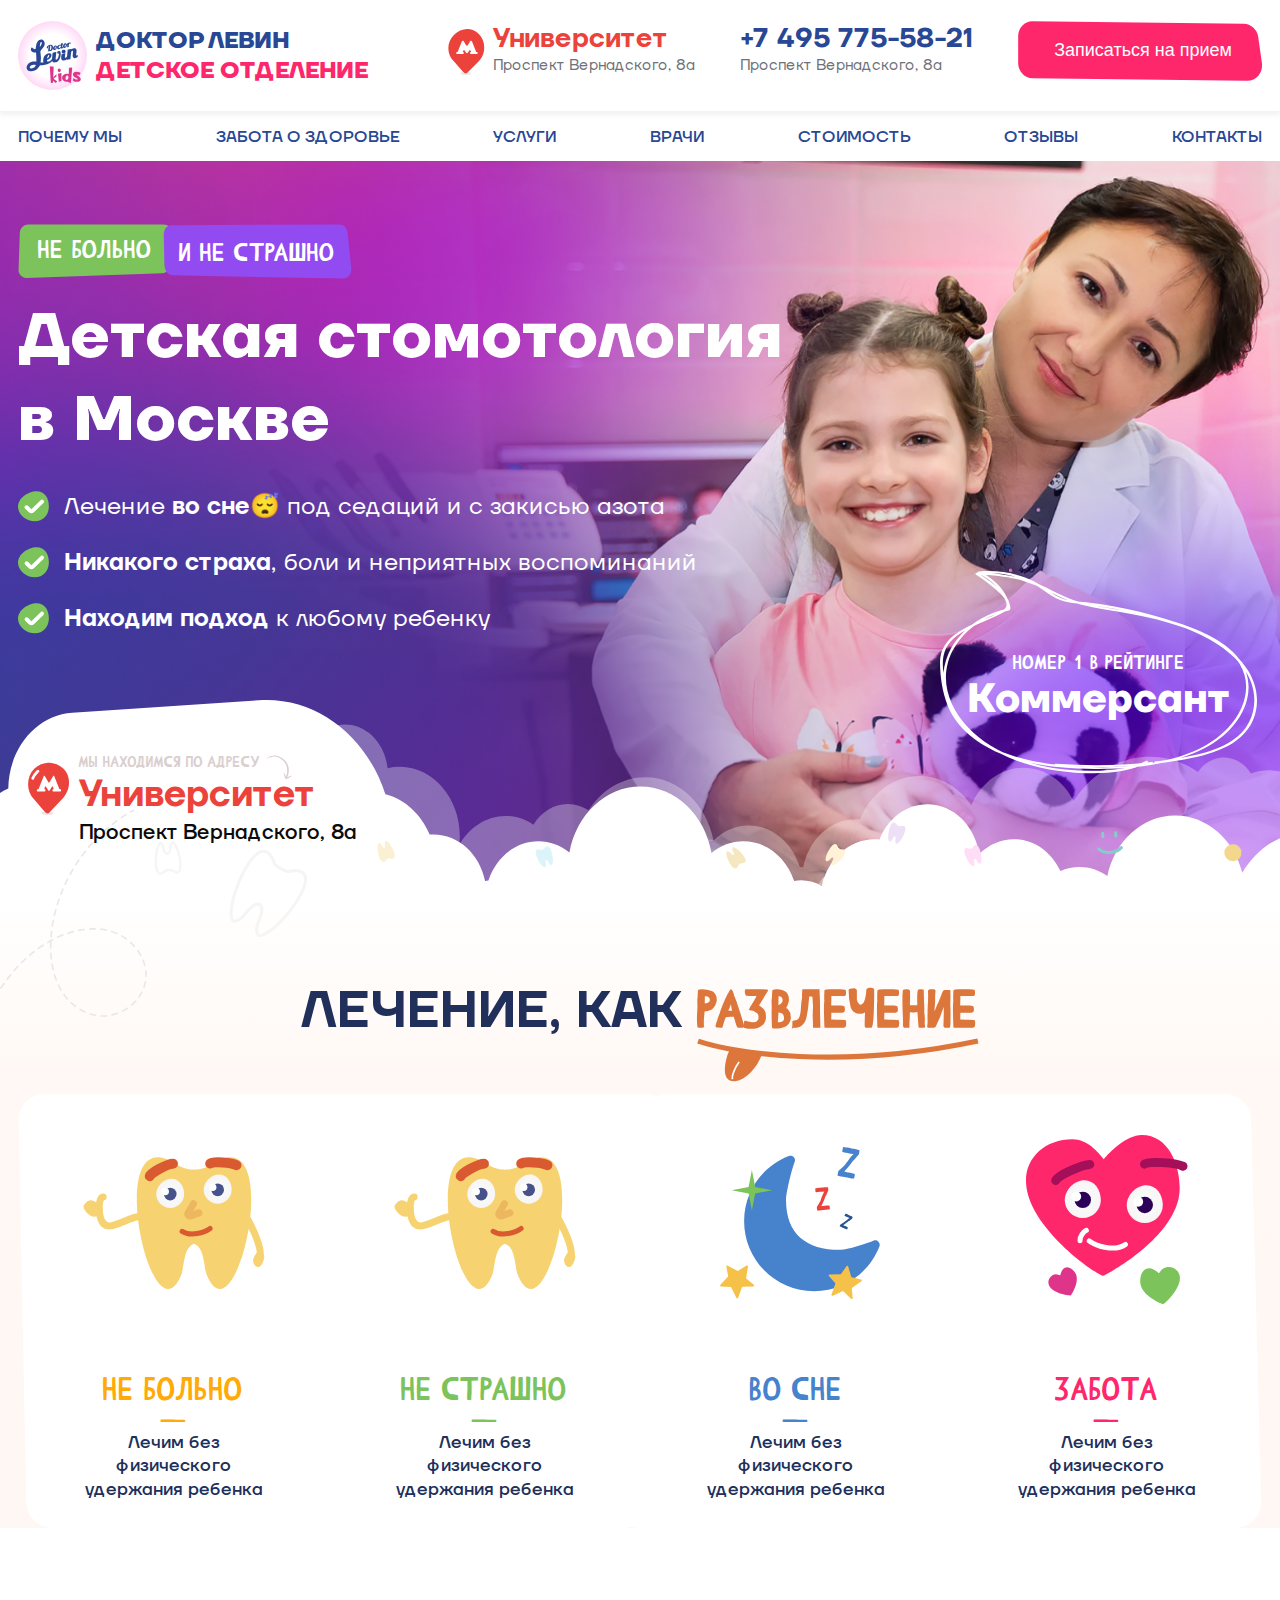
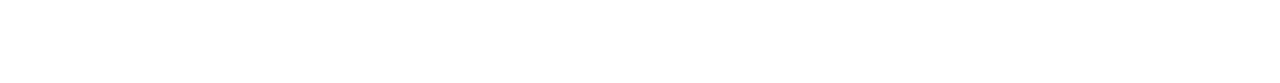
<file: pediatricDentistry/index.html>
<!doctype html>
<html lang="en">
<head>
    <meta charset="UTF-8">
    <meta name="viewport"
          content="width=device-width, user-scalable=no, initial-scale=1.0, maximum-scale=1.0, minimum-scale=1.0">
    <meta http-equiv="X-UA-Compatible" content="ie=edge">
    <link rel="stylesheet" href="assets/styles/styles.css">
    <title>Dentistry</title>
</head>
<body>
<header class="header">
    <div class="header__top">
        <div class="container">
            <div class="logo">
                <a href="#" class="logo__link">
                    <img src="assets/svg/logo.svg" alt="Logo">
                    <p class="logo__name">
                        Доктор левин
                        <span>
                                детское отделение
                            </span>
                    </p>
                </a>
            </div>
            <div class="header__location header__block">
                <div class="header__location-icon">
                    <svg>
                        <use xlink:href="#metro"></use>
                    </svg>
                </div>
                <div class="header__location-data">
                    <div class="header__location-title header__block-title">Университет</div>
                    <div class="header__location-text header__block-text">Проспект Вернадского, 8а</div>
                </div>
            </div>
            <div class="header__contacts header__block">
                <div class="header__contacts-data">
                    <a href="tel:+1234567890" class="header__contacts-title header__block-title">+7 495 775-58-21</a>
                    <div class="header__contacts-text header__block-text">Проспект Вернадского, 8а</div>
                </div>
            </div>
            <button type="button" class="button">
                Записаться на прием
            </button>
        </div>
    </div>
    <nav class="header__navigation">
        <div class="container header__navigation-list">
            <a href="#" class="header__navigation-link">почему мы</a>
            <a href="#" class="header__navigation-link">забота о здоровье</a>
            <a href="#" class="header__navigation-link">услуги</a>
            <a href="#" class="header__navigation-link">врачи</a>
            <a href="#" class="header__navigation-link">стоимость</a>
            <a href="#" class="header__navigation-link">отзывы</a>
            <a href="#" class="header__navigation-link">контакты</a>
        </div>
    </nav>
</header>
<main>
    <section class="preview">
        <div class="preview__container container">
            <div class="preview__thought">
                <p class="preview__thought-text">Номер 1 в рейтинге</p>
                <div class="preview__thought-title">Коммерсант</div>
            </div>
            <div class="preview__data">
                <div class="preview__slogan">
                    <div>
                        не больно
                    </div>
                    <div>
                        и не страшно
                    </div>
                </div>
                <h1 class="preview__title">
                    Детская стомотология в Москве
                </h1>
                <ul class="preview__list">
                    <li class="preview__list-item">
                        Лечение <span>во сне😴</span> под седаций и с закисью азота
                    </li>
                    <li class="preview__list-item">
                        <span>Никакого страха</span>, боли и неприятных воспоминаний
                    </li>
                    <li class="preview__list-item">
                        <span>Находим подход</span> к любому ребенку
                    </li>
                </ul>
                <div class="preview__footer">
                    <div class="preview__footer-icon">
                        <svg>
                            <use xlink:href="#metro-blick"></use>
                        </svg>
                    </div>
                    <div class="preview__footer-info">
                        <p class="preview__footer-subtitle">мы находимся по адресу</p>
                        <div class="preview__footer-title">Университет</div>
                        <p class="preview__footer-text">Проспект Вернадского, 8а</p>
                    </div>

                </div>
            </div>
        </div>
        <div class="preview__back-clouds">
            <svg>
                <use xlink:href="#back-clouds"></use>
            </svg>
        </div>
        <div class="preview__front-clouds">
            <svg>
                <use xlink:href="#front-clouds"></use>
            </svg>
        </div>
    </section>
    <section class="advantages">
        <img src="assets/svg/advantages-bg.svg" alt="background image" class="advantages__bg-img">
        <div class="container">
            <h2 class="advantages__title">
                лечение, как
                <span>
                    развлечение
                    <img src="assets/svg/underline.svg" alt="underline text image">
                </span>
            </h2>
            <div class="advantages__list">
                <div class="advantages__item">
                    <img src="assets/svg/left-clip.svg" alt="Advantages item background" class="advantages__item-bg">
                    <div class="advantages__item-img">
                        <img src="assets/svg/tooth.svg" alt="Tooth image">
                    </div>
                    <div class="advantages__item-title">не больно</div>
                    <p class="advantages__item-text">Лечим без физического удержания ребенка</p>
                </div>
                <div class="advantages__item">
                    <img src="assets/svg/bottom-clip.svg" alt="Advantages item background" class="advantages__item-bg">
                    <div class="advantages__item-img">
                        <img src="assets/svg/tooth.svg" alt="Tooth image">
                    </div>
                    <div class="advantages__item-title">не страшно</div>
                    <p class="advantages__item-text">Лечим без физического удержания ребенка</p>
                </div>
                <div class="advantages__item">
                    <img src="assets/svg/top-clip.svg" alt="Advantages item background" class="advantages__item-bg">
                    <div class="advantages__item-img">
                        <img src="assets/svg/moon.svg" alt="Tooth image">
                    </div>
                    <div class="advantages__item-title">во сне</div>
                    <p class="advantages__item-text">Лечим без физического удержания ребенка</p>
                </div>
                <div class="advantages__item">
                    <img src="assets/svg/right-clip.svg" alt="Advantages item background" class="advantages__item-bg">
                    <div class="advantages__item-img">
                        <img src="assets/svg/heart.svg" alt="Tooth image">
                    </div>
                    <div class="advantages__item-title">забота</div>
                    <p class="advantages__item-text">Лечим без физического удержания ребенка</p>
                </div>
            </div>
        </div>
    </section>
</main>
<svg style="visibility: hidden; position: absolute;" width="0" height="0" xmlns="http://www.w3.org/2000/svg"
     version="1.1">
    <defs>
        <filter id="round">
            <feGaussianBlur in="SourceGraphic" stdDeviation="5" result="blur"/>
            <feColorMatrix in="blur" mode="matrix" values="1 0 0 0 0  0 1 0 0 0  0 0 1 0 0  0 0 0 19 -9" result="goo"/>
            <feComposite in="SourceGraphic" in2="goo" operator="atop"/>
        </filter>
    </defs>
</svg>
<svg class="svg" style="visibility: hidden; position: absolute;" width="0" height="0">
    <clipPath id="triangle" clipPathUnits="objectBoundingBox">
        <path d="M0 15.1848C0 6.82871 6.8282 0.083609 15.1837 0.185919L232.123 2.84227C239.532 2.93299 245.765 8.41981 246.794 15.7575L250.575 42.7104C251.851 51.8059 244.726 59.9019 235.542 59.793L14.8222 57.1758C6.60783 57.0784 0 50.3917 0 42.1768V15.1848Z"></path>
    </clipPath>
</svg>

<svg style="visibility: hidden; position: absolute;" width="0" height="0">
    <defs>
        <clipPath id="svgPath">
            <path fill="#FFFFFF" stroke="#000000" stroke-width="1.5794" stroke-miterlimit="10" d="M215,100.3c97.8-32.6,90.5-71.9,336-77.6
        c92.4-2.1,98.1,81.6,121.8,116.4c101.7,149.9,53.5,155.9,14.7,178c-96.4,54.9,5.4,269-257,115.1c-57-33.5-203,46.3-263.7,20.1
        c-33.5-14.5-132.5-45.5-95-111.1C125.9,246.6,98.6,139.1,215,100.3z"/>
        </clipPath>
    </defs>
</svg>

<svg  xmlns="http://www.w3.org/2000/svg">
    <defs>
        <clipPath id="test" clipPathUnits="objectBoundingBox">
            <path
                  d="M 0 0.253906 C 0 0.113281 0.0273438 0 0.0585938 0.00390625 L 0.925781 0.046875 C 0.953125 0.0507812 0.980469 0.140625 0.984375 0.261719 L 1 0.710938 C 1.003906 0.863281 0.976562 1 0.9375 0.996094 L 0.0585938 0.953125 C 0.0273438 0.953125 0 0.839844 0 0.703125 Z M 0 0.253906 "/>
        </clipPath>
    </defs>
</svg>

<svg  xmlns="http://www.w3.org/2000/svg">
    <defs>
        <clipPath id="slogan-1" clipPathUnits="objectBoundingBox">
            <path style=" stroke:none;fill-rule:nonzero;fill:rgb(48.235294%,76.470588%,35.294118%);fill-opacity:1;" d="M 0.0117188 0.152344 C 0.015625 0.0703125 0.0390625 0.0078125 0.0664062 0.0078125 L 0.945312 0.0078125 C 0.976562 0.0078125 1 0.0820312 0.996094 0.167969 L 0.988281 0.75 C 0.984375 0.832031 0.964844 0.894531 0.9375 0.894531 L 0.0546875 0.980469 C 0.0273438 0.984375 0 0.910156 0.00390625 0.820312 Z M 0.0117188 0.152344 "/>
        </clipPath>
    </defs>
</svg>

<svg  xmlns="http://www.w3.org/2000/svg">
    <defs>
        <clipPath id="slogan-2" clipPathUnits="objectBoundingBox">
            <path style=" stroke:none;fill-rule:nonzero;fill:rgb(56.862745%,29.411765%,94.509804%);fill-opacity:1;" d="M 0.0078125 0.769531 C 0.0117188 0.859375 0.0273438 0.929688 0.0507812 0.933594 L 0.953125 0.992188 C 0.980469 0.992188 1 0.902344 0.996094 0.796875 L 0.976562 0.15625 C 0.972656 0.0703125 0.957031 0.0078125 0.933594 0.0078125 L 0.0429688 0.0234375 C 0.0195312 0.0234375 0.00390625 0.101562 0.00390625 0.199219 Z M 0.0078125 0.769531 "/>
        </clipPath>
    </defs>
</svg>

<svg style="visibility: hidden; position: absolute;" width="0" height="0">

    <symbol viewBox="0 0 54 54" id="metro" xmlns="http://www.w3.org/2000/svg" >

        <ellipse cx="26.0645" cy="52.2878" rx="5.47903" ry="1.7122" fill="#E8E8E8"/>
        <path d="M39.5503 12.2224C46.9572 19.6293 46.9569 32.6466 39.55 40.0535L27.808 51.7956C26.0625 53.5411 24.7236 52.0499 22.9782 50.3045L14.0779 40.0535C6.67099 32.6466 6.67099 20.6566 14.0779 13.2497C21.4848 5.84282 32.1434 4.81552 39.5503 12.2224Z"
              fill="#EB433C"/>
        <path d="M37.4943 30.6639C37.1259 30.6639 36.795 30.4388 36.6596 30.0961L32.5292 19.6383C32.2211 18.8581 31.1472 18.7812 30.731 19.5095L28.3036 23.7567C27.9193 24.4291 26.9494 24.4283 26.5663 23.7552L24.1515 19.5126C23.7364 18.7834 22.6619 18.8588 22.3527 19.6388L18.2081 30.0968C18.0725 30.4391 17.7416 30.6639 17.3734 30.6639C16.8776 30.6639 16.4756 31.0659 16.4756 31.5617V31.6461C16.4756 32.1886 16.9154 32.6284 17.4579 32.6284H23.2429C23.7853 32.6284 24.2251 32.1886 24.2251 31.6461V31.1448C24.2251 30.8792 24.0098 30.6639 23.7442 30.6639C23.4134 30.6639 23.1814 30.3376 23.29 30.0251L23.5153 29.3771C23.7843 28.6036 24.8322 28.4921 25.2578 29.1918L26.5793 31.3642C26.9688 32.0046 27.8984 32.0046 28.288 31.3642L29.6094 29.1918C30.0351 28.4921 31.083 28.6036 31.352 29.3771L31.5772 30.0251C31.6859 30.3376 31.4539 30.6639 31.123 30.6639C30.8575 30.6639 30.6422 30.8792 30.6422 31.1448V31.6461C30.6422 32.1886 31.0819 32.6284 31.6244 32.6284H37.4094C37.9519 32.6284 38.3917 32.1886 38.3917 31.6461V31.5613C38.3917 31.0657 37.9899 30.6639 37.4943 30.6639Z"
              fill="white"/>

    </symbol>

    <symbol viewBox="0 0 1827 309" id="back-clouds" preserveAspectRatio="none" xmlns="http://www.w3.org/2000/svg">
            <path fill-rule="evenodd" clip-rule="evenodd" d="M523.49 84.3458C516.267 92.9 511.263 103.395 509.376 114.945C498.233 104.907 483.509 98.7583 467.332 98.6547C442.861 98.4979 421.536 112.217 410.823 132.443C403.668 129.584 395.868 127.989 387.698 127.937C375.307 127.858 363.723 131.336 353.915 137.415C345.335 100.165 312.085 72.2814 272.196 72.0259C241.374 71.8284 214.305 88.175 199.413 112.748C180.069 83.9625 147.288 64.9325 109.991 64.6936C50.0693 64.3098 1.18202 112.575 0.7982 172.496C0.414377 232.418 48.6794 281.305 108.601 281.689C154.351 281.982 193.668 253.917 209.878 213.957C225.164 230.368 246.917 240.689 271.114 240.844C293.743 240.989 314.349 232.216 329.599 217.816C339.562 239.524 361.424 254.663 386.885 254.826C411.357 254.983 432.681 241.264 443.394 221.038C450.549 223.897 458.349 225.491 466.52 225.544C498.188 225.747 524.586 202.712 529.538 172.409C540.68 182.448 555.404 188.597 571.581 188.7C572.499 188.706 573.413 188.692 574.322 188.66C583.661 213.285 607.395 230.86 635.31 231.039C650.372 231.135 664.281 226.152 675.413 217.694C683.329 236.76 702.069 250.225 724.011 250.365C743.688 250.491 760.927 239.871 770.161 224.002C792.072 218.285 809.55 201.525 816.245 179.988C819.784 180.817 823.47 181.266 827.258 181.29C834.016 181.334 840.465 180.021 846.349 177.607C860.345 203.481 887.645 221.132 919.138 221.334C944.509 221.497 967.304 210.3 982.698 192.508C992.017 216.442 1015.21 233.472 1042.46 233.647C1049.4 233.691 1056.1 232.637 1062.38 230.647C1071.36 240.113 1084.03 246.051 1098.1 246.141C1117.23 246.263 1133.89 235.558 1142.29 219.767C1150.55 223.742 1159.81 225.995 1169.59 226.057C1188.61 226.179 1205.74 217.99 1217.55 204.891C1226.17 208.228 1235.52 210.085 1245.31 210.147C1270.9 210.311 1293.69 198.182 1308.1 179.291C1313.2 208.078 1338.26 230.024 1368.54 230.218C1376.81 230.271 1384.71 228.698 1391.93 225.799C1402.51 243.176 1421.58 254.833 1443.42 254.973C1453.38 255.037 1462.81 252.695 1471.13 248.491C1485.68 255.472 1501.97 259.427 1519.18 259.537C1549.03 259.729 1576.24 248.32 1596.55 229.535C1601.74 238.276 1609.12 245.568 1617.94 250.647C1636.8 284.69 1672.98 307.838 1714.67 308.105C1776.13 308.499 1826.28 258.988 1826.68 197.519C1827.06 138.491 1781.41 89.9022 1723.36 85.7867C1711.94 63.3269 1688.68 47.8731 1661.75 47.7006C1654.24 47.6525 1646.99 48.798 1640.2 50.9595C1633.06 41.0684 1621.46 34.5998 1608.32 34.5157C1595.75 34.4351 1584.51 40.2252 1577.19 49.319C1560.6 39.5298 1541.28 33.8607 1520.63 33.7285C1483.29 33.4893 1450.07 51.4018 1429.33 79.2012C1417.44 58.8429 1395.42 45.1046 1370.13 44.9426C1342.67 44.7667 1318.85 60.65 1307.59 83.7965C1293.37 65.5531 1271.24 53.7611 1246.32 53.6014C1214.94 53.4004 1187.75 71.69 1175.1 98.2647C1173.55 98.1422 1171.99 98.0749 1170.41 98.0648C1139.86 97.8692 1114.18 119.104 1107.62 147.686C1106.29 147.437 1104.94 147.241 1103.57 147.1C1094.63 122.427 1071.06 104.729 1043.28 104.551C1027.17 104.448 1012.39 110.262 1001.01 119.959C992.805 82.8453 959.823 54.977 920.205 54.7232C892.362 54.5449 867.622 68.0467 852.361 88.9335C845.161 84.7609 836.81 82.3494 827.893 82.2923C810.824 82.183 795.718 90.7259 786.735 103.813C777.113 98.1649 765.922 94.8956 753.963 94.819C730.837 94.6709 710.427 106.498 698.616 124.493C698.967 121.699 699.156 118.854 699.174 115.969C699.427 76.481 667.621 44.2649 628.134 44.012C623.023 43.9793 618.034 44.4835 613.221 45.4719C610.214 20.3281 588.894 0.759778 562.911 0.593346C534.745 0.412932 511.765 23.0997 511.585 51.2656C511.504 63.8519 515.99 75.4025 523.49 84.3458Z" fill="white" fill-opacity="0.3"/>


    </symbol>

    <symbol viewBox="0 0 1695 328" id="front-clouds" preserveAspectRatio="none" xmlns="http://www.w3.org/2000/svg">
            <path fill-rule="evenodd" clip-rule="evenodd" d="M204.974 12.8753C164.066 15.3189 132.965 49.1039 132.544 88.8149C117.229 94.4531 104.623 105.693 97.2089 120.05C42.9367 123.548 0 168.676 0 223.832C0 281.269 46.5624 327.832 104 327.832C142.951 327.832 176.9 306.419 194.719 274.722C205.987 268.33 214.783 258.085 219.317 245.779C255.835 272.93 300.992 288.832 349.458 288.832H421.682C465.711 288.832 505.33 269.299 532.146 238.29C535.732 238.831 539.403 239.111 543.14 239.111C552.286 239.111 561.039 237.432 569.11 234.366C580.063 246.676 596.026 254.43 613.799 254.43C622.938 254.43 631.597 252.38 639.343 248.715C647.094 263.521 662.604 273.624 680.474 273.624C693.626 273.624 705.499 268.152 713.942 259.36C719.8 261.257 726.051 262.282 732.541 262.282C757.488 262.282 778.897 247.137 788.076 225.539C803.041 241.685 824.352 251.832 848 251.832C871.473 251.832 892.643 241.834 907.591 225.897C916.665 248.435 938.735 264.344 964.521 264.344C973.471 264.344 981.974 262.428 989.641 258.982C998.611 271.587 1013.34 279.81 1029.99 279.81C1050.49 279.81 1068.08 267.341 1075.6 249.573C1085.95 257.543 1098.91 262.282 1112.99 262.282C1139.07 262.282 1161.35 246.003 1170.23 223.049C1171.08 223.085 1171.93 223.104 1172.79 223.104C1187.9 223.104 1201.7 217.446 1212.17 208.133C1216.61 236.477 1241.14 258.158 1270.73 258.158C1278.37 258.158 1285.67 256.715 1292.37 254.087C1302.26 273.05 1322.1 285.996 1344.97 285.996C1368.76 285.996 1389.28 271.981 1398.72 251.758C1412.88 265.303 1432.08 273.624 1453.23 273.624C1479.19 273.624 1502.23 261.075 1516.6 241.71C1525.37 282.349 1561.52 312.802 1604.79 312.802C1654.61 312.802 1695 272.412 1695 222.588C1695 172.764 1654.61 132.374 1604.79 132.374C1573.12 132.374 1545.26 148.688 1529.17 173.371C1519.85 140.198 1489.38 115.877 1453.23 115.877C1415.95 115.877 1384.72 141.732 1376.48 176.486C1367.35 170.748 1356.55 167.428 1344.97 167.428C1337.33 167.428 1330.04 168.871 1323.33 171.5C1313.44 152.537 1293.6 139.591 1270.73 139.591C1255.62 139.591 1241.82 145.248 1231.35 154.561C1226.91 126.217 1202.38 104.536 1172.79 104.536C1148.58 104.536 1127.76 119.044 1118.55 139.84C1116.72 139.675 1114.86 139.591 1112.99 139.591C1084.02 139.591 1059.75 159.665 1053.31 186.66C1046.36 182.941 1038.42 180.832 1029.99 180.832C1027.26 180.832 1024.59 181.052 1021.98 181.476C1013.27 158.212 990.828 141.653 964.521 141.653C951.04 141.653 938.575 146.001 928.452 153.371C921.033 115.621 887.833 86.8317 848 86.8317C808.329 86.8317 775.237 115.387 767.64 152.912C757.753 145.825 745.634 141.653 732.541 141.653C706.584 141.653 684.458 158.049 675.952 181.049C674.675 181.173 673.413 181.348 672.169 181.573C666.211 154.827 642.34 134.832 613.799 134.832C612.324 134.832 610.861 134.885 609.413 134.99C599.957 114.798 581.545 99.6368 559.291 94.6208C538.528 36.8707 481.581 -3.64774 416.16 0.260178L204.974 12.8753Z" fill="white"/>


    </symbol>
    <symbol viewBox="0 0 89 89" xmlns="http://www.w3.org/2000/svg" id="metro-blick">

            <ellipse cx="42.9909" cy="86.2414" rx="8.82732" ry="2.75854" fill="#E8E8E8"/>
            <path d="M66.5001 21.6917C78.4335 33.6251 76.4334 53.5666 64.5 65.5L45.8014 85.4485C42.9893 88.2606 40.8322 85.8582 38.0201 83.0461L23.6807 66.5305C11.7474 54.5972 11.7473 33.625 23.6806 21.6916C35.614 9.75825 54.5667 9.75834 66.5001 21.6917Z" fill="#EB433C"/>
            <path d="M61.1032 51.4029C60.6927 51.4029 60.3239 51.152 60.1731 50.7703L52.9397 32.4558C52.6316 31.6757 51.5576 31.5987 51.1414 32.327L46.0676 41.2049C45.6833 41.8773 44.7134 41.8765 44.3303 41.2034L39.2797 32.3301C38.8646 31.6009 37.7901 31.6763 37.4809 32.4564L30.2225 50.7713C30.0715 51.1526 29.703 51.4029 29.2929 51.4029H28.543C27.9907 51.4029 27.543 51.8506 27.543 52.4029V53.568C27.543 54.1203 27.9907 54.568 28.543 54.568H39.0283C39.5806 54.568 40.0283 54.1203 40.0283 53.568V52.1777C40.0283 51.7498 39.6815 51.4029 39.2536 51.4029C38.7206 51.4029 38.3468 50.8772 38.5218 50.3737L39.2753 48.2066C39.5529 47.408 40.6348 47.293 41.0742 48.0153L44.3433 53.3896C44.7328 54.03 45.6624 54.03 46.052 53.3896L49.321 48.0153C49.7604 47.293 50.8423 47.408 51.1199 48.2066L51.8734 50.3737C52.0484 50.8772 51.6746 51.4029 51.1416 51.4029C50.7137 51.4029 50.3669 51.7498 50.3669 52.1777V53.568C50.3669 54.1203 50.8146 54.568 51.3669 54.568H61.8522C62.4045 54.568 62.8522 54.1203 62.8522 53.568V52.4029C62.8522 51.8506 62.4045 51.4029 61.8522 51.4029H61.1032Z" fill="white"/>
            <path d="M29.1985 25.0019C25.8883 28.3121 24.2622 29.5259 21.4746 35.4843" stroke="white" stroke-width="4" stroke-linecap="round"/>

    </symbol>

</svg>

</body>
</html>
</file>
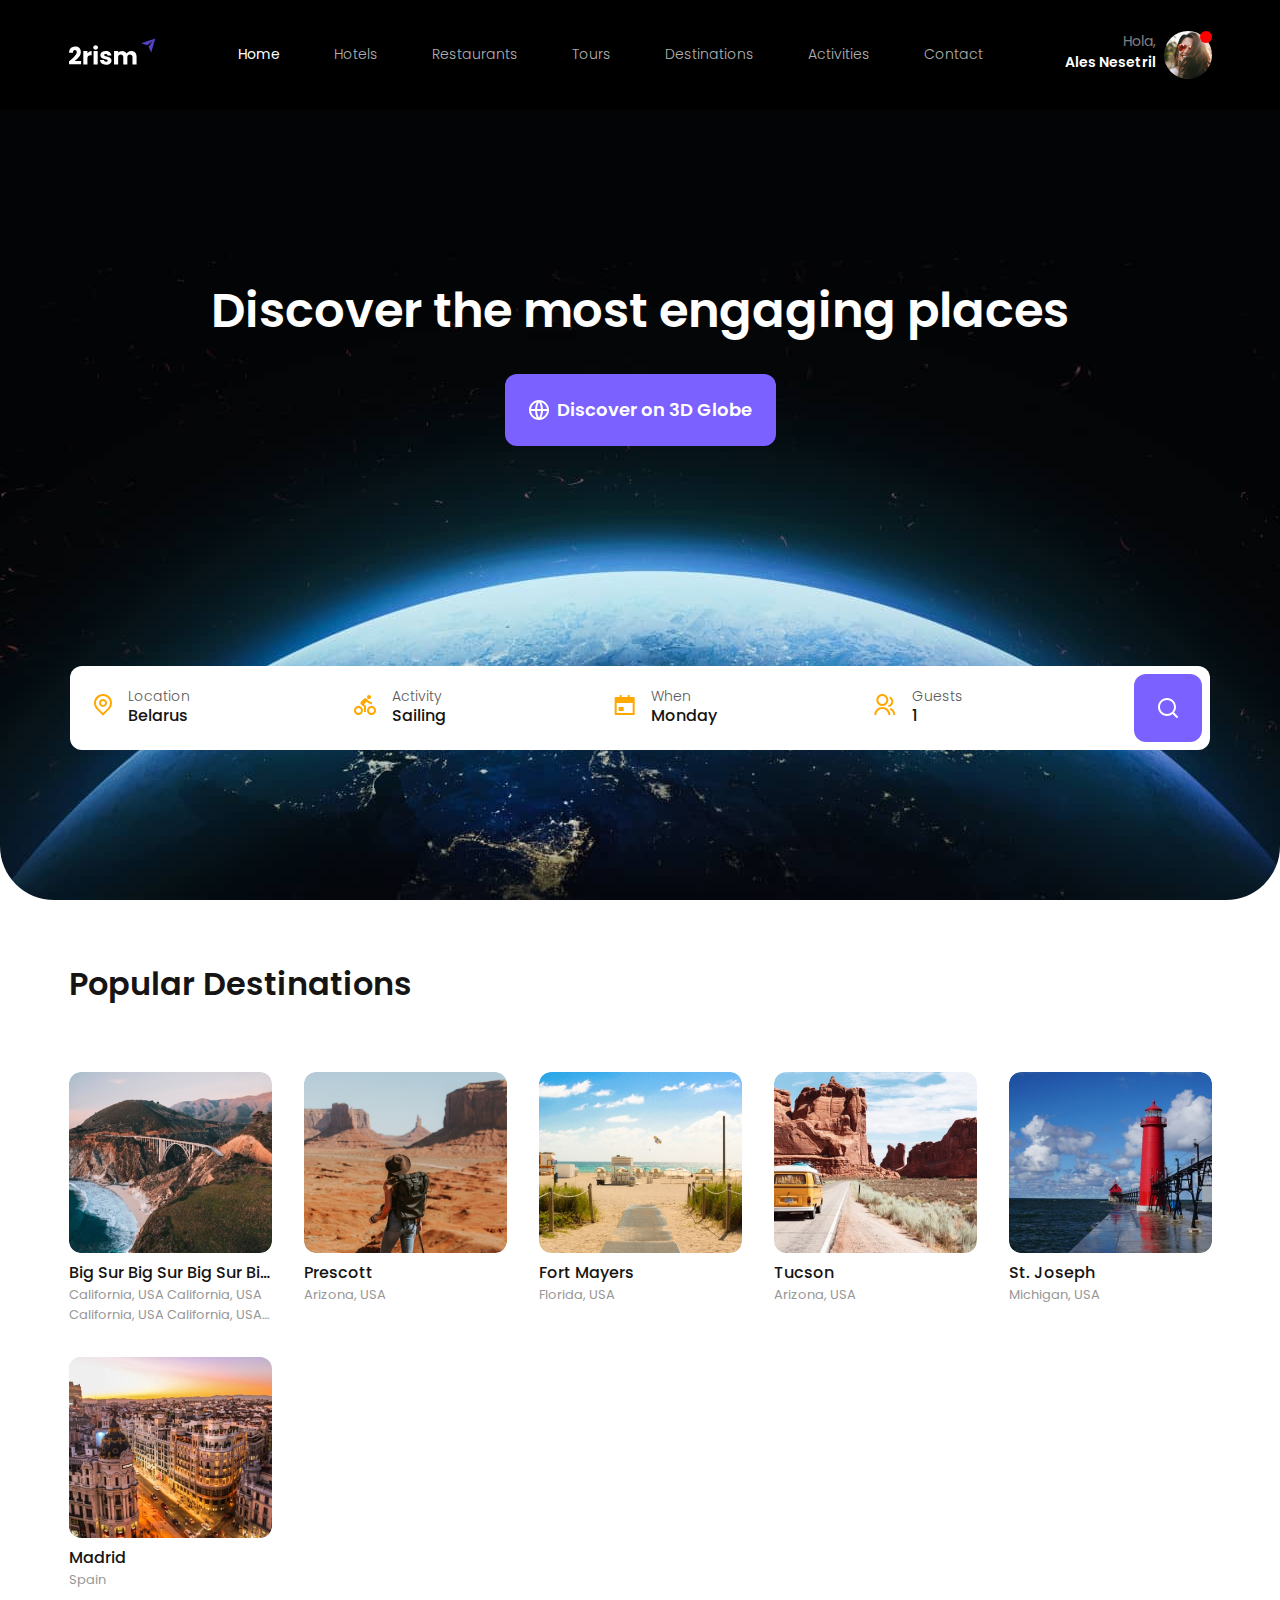
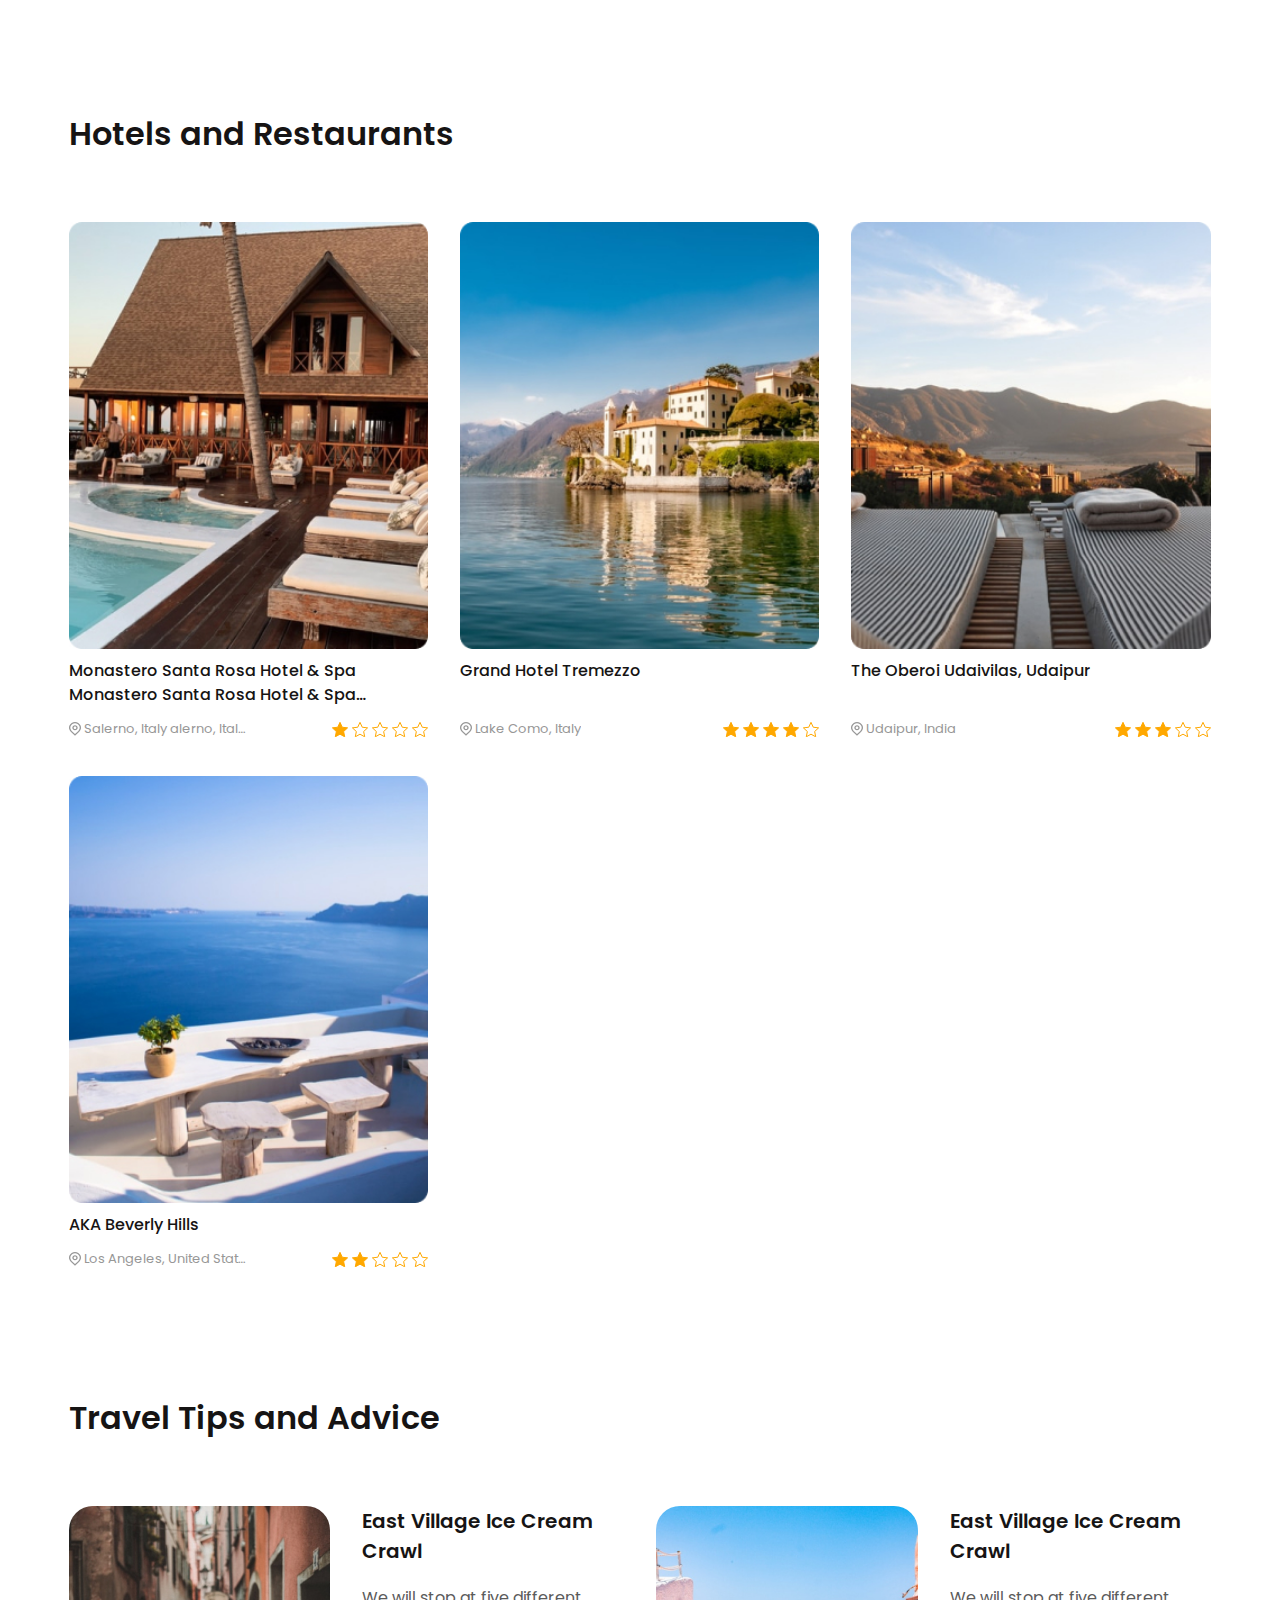
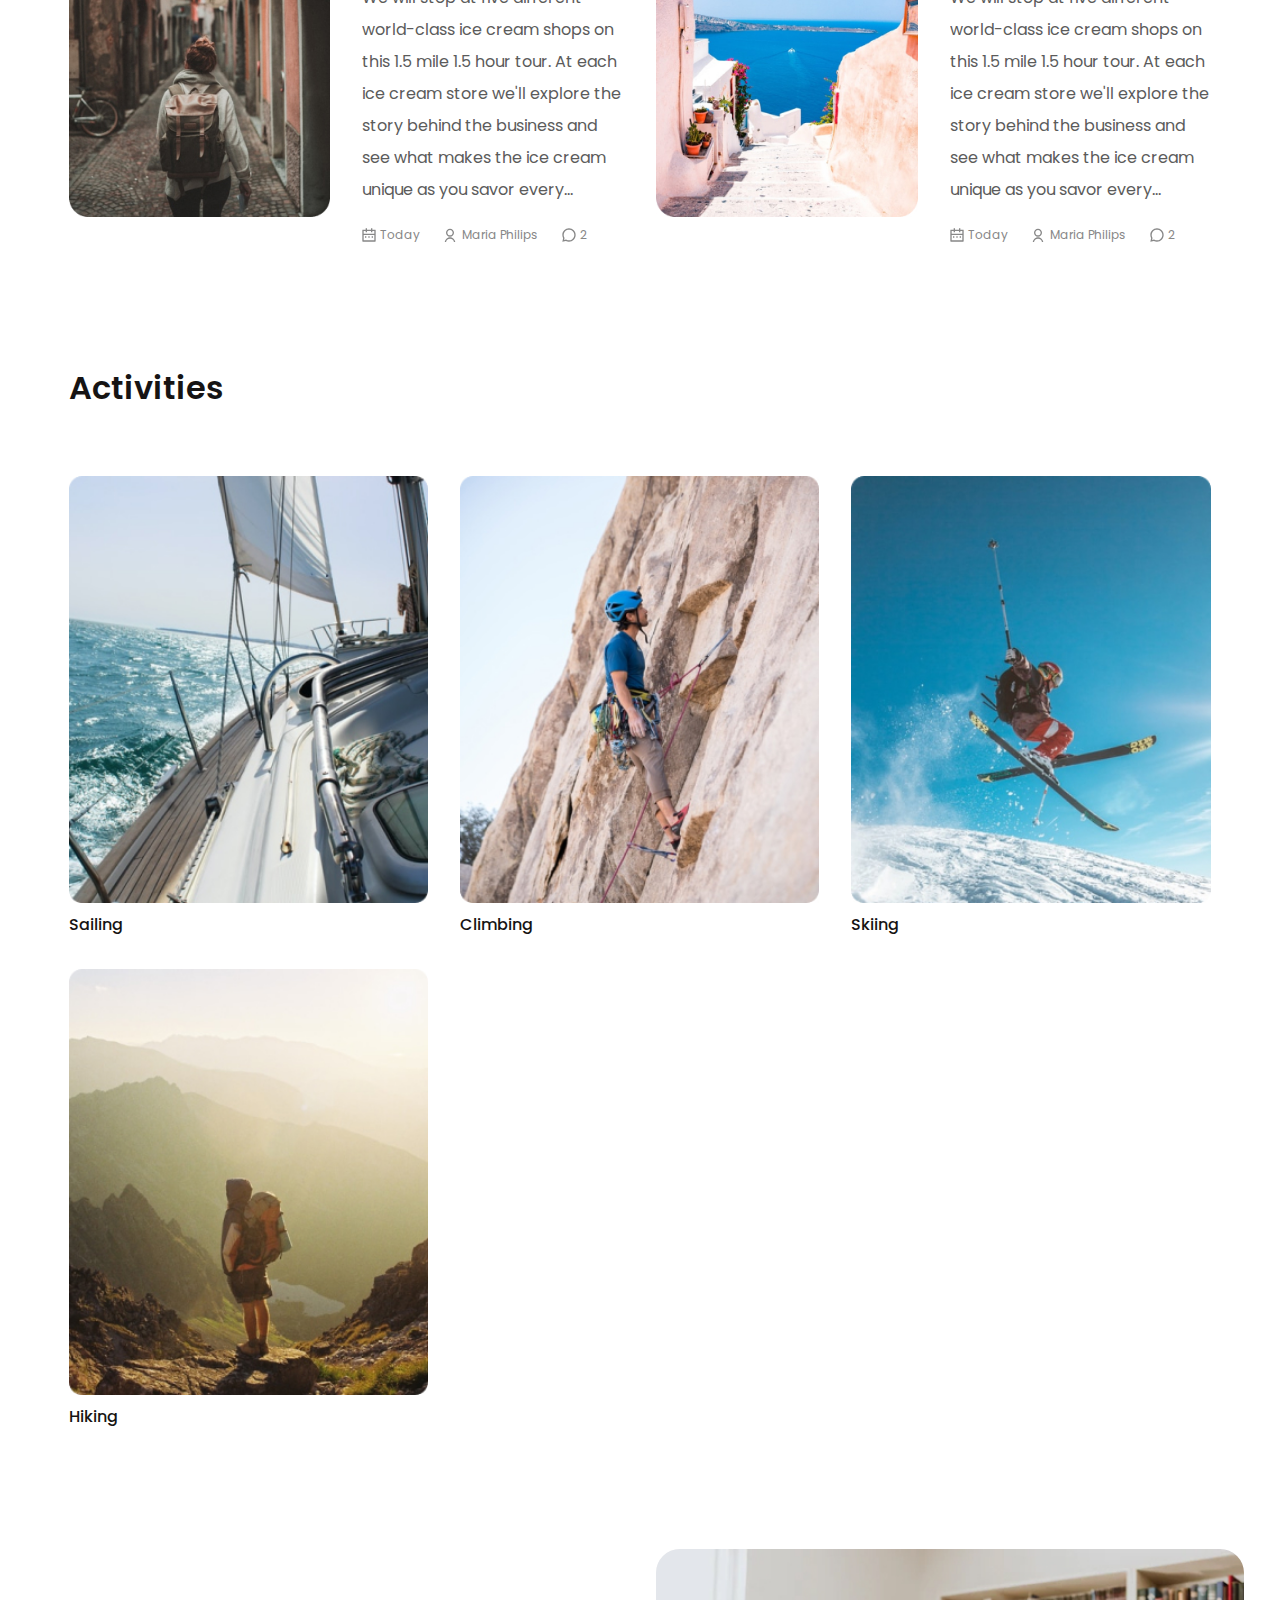
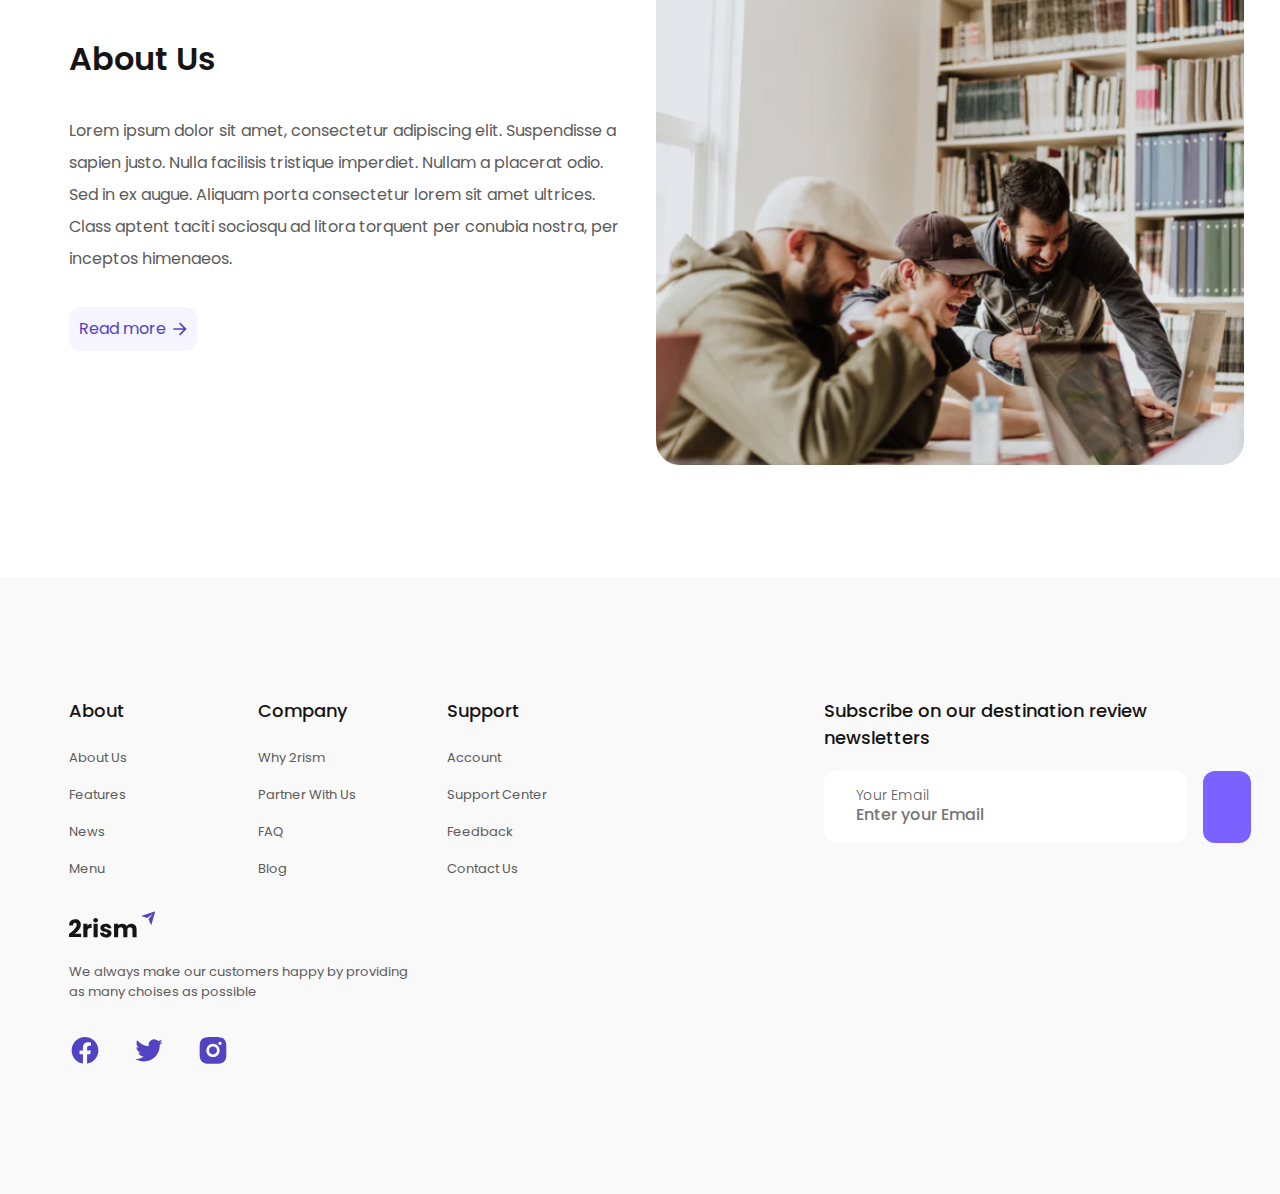
<file: tourism/index.html>
<!doctype html>
<html lang="en">
<head>
    <meta charset="UTF-8">
    <meta name="viewport"
          content="width=device-width, user-scalable=no, initial-scale=1.0, maximum-scale=1.0, minimum-scale=1.0">
    <meta http-equiv="X-UA-Compatible" content="ie=edge">
    <title>Tourism</title>
    <link rel="preconnect" href="https://fonts.googleapis.com">
    <link rel="preconnect" href="https://fonts.gstatic.com" crossorigin>
    <link href="https://fonts.googleapis.com/css2?family=Poppins:wght@300;400;500;600&display=swap" rel="stylesheet">
    <link rel="stylesheet" href="assets/styles/style.css">
</head>
<body>
<header class="header">
    <div class="header__container container">
        <a href="#" class="logo" aria-label="Go to home page">
            <img src="assets/svg/logo.svg" alt="Logo company">
        </a>
        <nav class="header__navigation">
            <a href="#" class="header__navigation-link header__navigation-link--active">Home</a>
            <a href="#" class="header__navigation-link">Hotels</a>
            <a href="#" class="header__navigation-link">Restaurants</a>
            <a href="#" class="header__navigation-link">Tours</a>
            <a href="#" class="header__navigation-link">Destinations</a>
            <a href="#" class="header__navigation-link">Activities</a>
            <a href="#" class="header__navigation-link">Contact</a>
        </nav>
        <div class="profile-block">
            <div class="profile-block__data">
                <p class="profile-block__text">Hola,</p>
                <p class="profile-block__name">Ales Nesetril</p>
            </div>
            <div class="profile-block__avatar profile-block__avatar--active">
                <img src="assets/img/user.jpg" class="profile-block__img" alt="Profile user image">
            </div>
        </div>

        <div class="hamburger-menu">
            <input id="menu__toggle" type="checkbox"/>
            <label class="menu__btn" for="menu__toggle">
                <span></span>
            </label>
            <nav class="menu__navigation">
                <a href="#" class="menu__navigation-link header__navigation-link--active">Home</a>
                <a href="#" class="menu__navigation-link">Hotels</a>
                <a href="#" class="menu__navigation-link">Restaurants</a>
                <a href="#" class="menu__navigation-link">Tours</a>
                <a href="#" class="menu__navigation-link">Destinations</a>
                <a href="#" class="menu__navigation-link">Activities</a>
                <a href="#" class="menu__navigation-link">Contact</a>
                <div class="profile-block">
                    <div class="profile-block__data">
                        <p class="profile-block__text">Hola,</p>
                        <p class="profile-block__name">Ales Nesetril</p>
                    </div>
                    <div class="profile-block__avatar profile-block__avatar--active">
                        <img src="assets/img/user.jpg" class="profile-block__img" alt="Profile user image">
                    </div>
                </div>
            </nav>
        </div>
    </div>
</header>

<main class="main">
    <section class="preview">
        <div class="preview__container container">
            <h1 class="preview__title">
                Discover the most engaging places
            </h1>
            <button class="button">
                <svg width="20" height="20">
                    <use xlink:href="#global-icon"></use>
                </svg>
                Discover on 3D Globe
            </button>
            <form action="" class="preview__form form">
                <div class="select select-location">
                    <div class="select__icon">
                        <svg width="18" height="22">
                            <use xlink:href="#location-icon"></use>
                        </svg>
                    </div>

                    <div class="select__block">
                        <label for="select-location">Location</label>
                        <select id="select-location">
                            <option value="0">Belarus</option>
                            <option value="1">Russian</option>
                            <option value="2">Poland</option>
                            <option value="3">China</option>
                        </select>
                    </div>
                </div>
                <div class="select select-location">
                    <div class="select__icon">
                        <svg width="22" height="20">
                            <use xlink:href="#activity-icon"></use>
                        </svg>
                    </div>
                    <div class="select__block">
                        <label for="select-activity">Activity</label>
                        <select id="select-activity">
                            <option value="0">Sailing</option>
                            <option value="1">Climbing</option>
                            <option value="2">Skiing</option>
                            <option value="3">Hiking</option>
                        </select>
                    </div>
                </div>
                <div class="select select-location">
                    <div class="select__icon">
                        <svg width="21" height="20">
                            <use xlink:href="#calendar-icon"></use>
                        </svg>
                    </div>
                    <div class="select__block">
                        <label for="select-calendar">When</label>
                        <select id="select-calendar">
                            <option>Monday</option>
                            <option>Tuesday</option>
                            <option>Wednesday</option>
                        </select>
                    </div>
                </div>
                <div class="select select-location">
                    <div class="select__icon">
                        <svg width="22" height="21">
                            <use xlink:href="#users-icon"></use>
                        </svg>
                    </div>
                    <div class="select__block">
                        <label for="select-guests">Guests</label>
                        <select id="select-guests">
                            <option value="0">1</option>
                            <option value="1">2</option>
                            <option value="2">3</option>
                            <option value="3">4</option>
                        </select>
                    </div>
                </div>
                <button class="button" aria-label="Search for tours">
                    <svg width="20" height="20">
                        <use xlink:href="#search-icon"></use>
                    </svg>
                    <span class="button__text">Search</span>
                </button>
            </form>
        </div>
    </section>
    <section class="section destinations">
        <div class="container">
            <div class="section__header">
                <h2 class="section__title">
                    Popular Destinations
                </h2>
            </div>
            <div class="destinations__list">
                <div class="destinations__card small-card">
                    <div class="small-card__img">
                        <img src="assets/img/destination-1.jpg" alt="Big sure image">
                    </div>
                    <div class="small-card__title">Big Sur Big Sur Big Sur Big Sur</div>
                    <p class="small-card__text">California, USA California, USA California, USA California, USA
                        California, USA California, USA California, USA California, USA California, USA</p>
                </div>
                <div class="destinations__card small-card">
                    <div class="small-card__img">
                        <img src="assets/img/destination-2.jpg" alt="Prescott image">
                    </div>
                    <div class="small-card__title">Prescott</div>
                    <p class="small-card__text">Arizona, USA</p>
                </div>
                <div class="destinations__card small-card">
                    <div class="small-card__img">
                        <img src="assets/img/destination-3.jpg" alt="Fort Mayers image">
                    </div>
                    <div class="small-card__title">Fort Mayers</div>
                    <p class="small-card__text">Florida, USA</p>
                </div>
                <div class="destinations__card small-card">
                    <div class="small-card__img">
                        <img src="assets/img/destination-4.jpg" alt="Tucson image">
                    </div>
                    <div class="small-card__title">Tucson</div>
                    <p class="small-card__text">Arizona, USA</p>
                </div>
                <div class="destinations__card small-card">
                    <div class="small-card__img">
                        <img src="assets/img/destination-5.jpg" alt="St. Joseph image">
                    </div>
                    <div class="small-card__title">St. Joseph</div>
                    <p class="small-card__text">Michigan, USA</p>
                </div>
                <div class="destinations__card small-card">
                    <div class="small-card__img">
                        <img src="assets/img/destination-6.jpg" alt="Madrid image">
                    </div>
                    <div class="small-card__title">Madrid</div>
                    <p class="small-card__text">Spain</p>
                </div>
            </div>
        </div>
    </section>
    <section class="apartments section">
        <div class="apartments__container container">
            <div class="section__header">
                <h2 class="section__title">
                    Hotels and Restaurants
                </h2>
                <a href="#" class="link-as-btn">
                    View all
                    <svg width="14" height="14">
                        <use xlink:href="#right-arrow"></use>
                    </svg>
                </a>
            </div>
            <div class="apartments__list">
                <div class="apartments__item card-rating">
                    <div class="card-rating__img">
                        <img src="assets/img/aprtments-1.jpg" alt="Apartments image">
                    </div>
                    <div class="card-rating__title">
                        Monastero Santa Rosa Hotel & Spa Monastero Santa Rosa Hotel & Spa Monastero Santa Rosa Hotel &
                        Spa Monastero Santa Rosa Hotel & Spa
                    </div>
                    <div class="card-rating__footer">
                        <div class="card-rating__text">
                            <svg viewBox="0 0 18 22" preserveAspectRatio="none">
                                <use xlink:href="#location-icon"></use>
                            </svg>
                            Salerno, Italy alerno, Italy alerno, Italy alerno, Italy alerno, Italy
                        </div>
                        <div class="card-rating__stars">
                            <svg width="16" height="15" class="star-icon start-icon--active">
                                <use xlink:href="#star-icon"></use>
                            </svg>
                            <svg width="16" height="15" class="star-icon">
                                <use xlink:href="#star-icon"></use>
                            </svg>
                            <svg width="16" height="15" class="star-icon">
                                <use xlink:href="#star-icon"></use>
                            </svg>
                            <svg width="16" height="15" class="star-icon">
                                <use xlink:href="#star-icon"></use>
                            </svg>
                            <svg width="16" height="15" class="star-icon">
                                <use xlink:href="#star-icon"></use>
                            </svg>
                        </div>
                    </div>
                </div>
                <div class="apartments__item card-rating">
                    <div class="card-rating__img">
                        <img src="assets/img/apartments-2.jpg" alt="Apartments image">
                    </div>
                    <div class="card-rating__title">
                        Grand Hotel Tremezzo
                    </div>
                    <div class="card-rating__footer">
                        <div class="card-rating__text">
                            <svg viewBox="0 0 18 22" preserveAspectRatio="none">
                                <use xlink:href="#location-icon"></use>
                            </svg>
                            Lake Como, Italy
                        </div>
                        <div class="card-rating__stars">
                            <svg width="16" height="15" class="star-icon start-icon--active">
                                <use xlink:href="#star-icon"></use>
                            </svg>
                            <svg width="16" height="15" class="star-icon start-icon--active">
                                <use xlink:href="#star-icon"></use>
                            </svg>
                            <svg width="16" height="15" class="star-icon start-icon--active">
                                <use xlink:href="#star-icon"></use>
                            </svg>
                            <svg width="16" height="15" class="star-icon start-icon--active">
                                <use xlink:href="#star-icon"></use>
                            </svg>
                            <svg width="16" height="15" class="star-icon">
                                <use xlink:href="#star-icon"></use>
                            </svg>
                        </div>
                    </div>
                </div>
                <div class="apartments__item card-rating">
                    <div class="card-rating__img">
                        <img src="assets/img/apartments-3.jpg" alt="Apartments image">
                    </div>
                    <div class="card-rating__title">
                        The Oberoi Udaivilas, Udaipur
                    </div>
                    <div class="card-rating__footer">
                        <div class="card-rating__text">
                            <svg viewBox="0 0 18 22" preserveAspectRatio="none">
                                <use xlink:href="#location-icon"></use>
                            </svg>
                            Udaipur, India
                        </div>
                        <div class="card-rating__stars">
                            <svg width="16" height="15" class="star-icon start-icon--active">
                                <use xlink:href="#star-icon"></use>
                            </svg>
                            <svg width="16" height="15" class="star-icon start-icon--active">
                                <use xlink:href="#star-icon"></use>
                            </svg>
                            <svg width="16" height="15" class="star-icon start-icon--active">
                                <use xlink:href="#star-icon"></use>
                            </svg>
                            <svg width="16" height="15" class="star-icon">
                                <use xlink:href="#star-icon"></use>
                            </svg>
                            <svg width="16" height="15" class="star-icon">
                                <use xlink:href="#star-icon"></use>
                            </svg>
                        </div>
                    </div>
                </div>
                <div class="apartments__item card-rating">
                    <div class="card-rating__img">
                        <img src="assets/img/apartments-4.jpg" alt="Apartments image">
                    </div>
                    <div class="card-rating__title">
                        AKA Beverly Hills
                    </div>
                    <div class="card-rating__footer">
                        <div class="card-rating__text">
                            <svg viewBox="0 0 18 22" preserveAspectRatio="none">
                                <use xlink:href="#location-icon"></use>
                            </svg>
                            Los Angeles, United States
                        </div>
                        <div class="card-rating__stars">
                            <svg width="16" height="15" class="star-icon start-icon--active">
                                <use xlink:href="#star-icon"></use>
                            </svg>
                            <svg width="16" height="15" class="star-icon start-icon--active">
                                <use xlink:href="#star-icon"></use>
                            </svg>
                            <svg width="16" height="15" class="star-icon">
                                <use xlink:href="#star-icon"></use>
                            </svg>
                            <svg width="16" height="15" class="star-icon">
                                <use xlink:href="#star-icon"></use>
                            </svg>
                            <svg width="16" height="15" class="star-icon">
                                <use xlink:href="#star-icon"></use>
                            </svg>
                        </div>
                    </div>
                </div>

            </div>
            <a href="#" class="link-as-btn">
                View all
                <svg width="14" height="14">
                    <use xlink:href="#right-arrow"></use>
                </svg>
            </a>
        </div>
    </section>
    <section class="tips section">
        <div class="tips__container container">
            <div class="section__header">
                <h2 class="section__title">
                    Travel Tips and Advice
                </h2>
                <a href="#" class="link-as-btn">
                    View all
                    <svg width="14" height="14">
                        <use xlink:href="#right-arrow"></use>
                    </svg>
                </a>
            </div>
            <div class="tips__list">
                <div class="description-card">
                    <div class="description-card__img">
                        <img src="assets/img/tips-1.jpg" alt="tips image">
                    </div>
                    <div class="description-card__data">
                        <div class="description-card__title">
                            East Village Ice Cream Crawl
                        </div>
                        <p class="description-card__text">
                            We will stop at five different world-class ice cream shops on this 1.5 mile 1.5 hour tour.
                            At each ice cream store we'll explore the story behind the business and see what makes the
                            ice cream unique as you savor every…
                        </p>
                        <div class="description-card__footer">
                            <div class="description-card__params">
                                <svg width="14" height="14">
                                    <use xlink:href="#calendar-2-icon"></use>
                                </svg>
                                Today
                            </div>
                            <div class="description-card__params">
                                <svg width="14" height="14">
                                    <use xlink:href="#user-icon"></use>
                                </svg>
                                Maria Philips
                            </div>
                            <div class="description-card__params">
                                <svg width="14" height="14">
                                    <use xlink:href="#comment-icon"></use>
                                </svg>
                                2
                            </div>
                        </div>
                    </div>
                </div>
                <div class="description-card">
                    <div class="description-card__img">
                        <img src="assets/img/tips-2.jpg" alt="tips image">
                    </div>
                    <div class="description-card__data">
                        <div class="description-card__title">
                            East Village Ice Cream Crawl
                        </div>
                        <p class="description-card__text">
                            We will stop at five different world-class ice cream shops on this 1.5 mile 1.5 hour tour.
                            At each ice cream store we'll explore the story behind the business and see what makes the
                            ice cream unique as you savor every…
                        </p>
                        <div class="description-card__footer">
                            <div class="description-card__params">
                                <svg width="14" height="14">
                                    <use xlink:href="#calendar-2-icon"></use>
                                </svg>
                                Today
                            </div>
                            <div class="description-card__params">
                                <svg width="14" height="14">
                                    <use xlink:href="#user-icon"></use>
                                </svg>
                                Maria Philips
                            </div>
                            <div class="description-card__params">
                                <svg width="14" height="14">
                                    <use xlink:href="#comment-icon"></use>
                                </svg>
                                2
                            </div>
                        </div>
                    </div>
                </div>
            </div>
            <a href="#" class="link-as-btn">
                View all
                <svg width="14" height="14">
                    <use xlink:href="#right-arrow"></use>
                </svg>
            </a>
        </div>
    </section>
    <section class="section activities">
        <div class="activities__container container">
            <div class="section__header">
                <h2 class="section__title">
                    Activities
                </h2>
                <a href="#" class="link-as-btn">
                    View all
                    <svg width="14" height="14">
                        <use xlink:href="#right-arrow"></use>
                    </svg>
                </a>
            </div>
            <div class="activities__list">
                <div class="apartments__item card-rating">
                    <div class="card-rating__img">
                        <img src="assets/img/activity-1.jpg" alt="Apartments image">
                    </div>
                    <div class="card-rating__title">
                        Sailing
                    </div>
                </div>
                <div class="apartments__item card-rating">
                    <div class="card-rating__img">
                        <img src="assets/img/activity-2.jpg" alt="Apartments image">
                    </div>
                    <div class="card-rating__title">
                        Climbing
                    </div>
                </div>
                <div class="apartments__item card-rating">
                    <div class="card-rating__img">
                        <img src="assets/img/activity-3.jpg" alt="Apartments image">
                    </div>
                    <div class="card-rating__title">
                        Skiing
                    </div>
                </div>
                <div class="apartments__item card-rating">
                    <div class="card-rating__img">
                        <img src="assets/img/activity-4.jpg" alt="Apartments image">
                    </div>
                    <div class="card-rating__title">
                        Hiking
                    </div>
                </div>
            </div>
            <a href="#" class="link-as-btn">
                View all
                <svg width="14" height="14">
                    <use xlink:href="#right-arrow"></use>
                </svg>
            </a>
        </div>
    </section>
    <section class="about section">
        <div class="about__container container">
            <div class="about__content">
                <div class="about__title section__title">
                    About Us
                </div>
                <div class="about__img">
                    <img src="assets/img/about.jpg" alt="About image">
                </div>
                <p class="about__text">
                    Lorem ipsum dolor sit amet, consectetur adipiscing elit. Suspendisse a sapien justo. Nulla facilisis
                    tristique imperdiet. Nullam a placerat odio. Sed in ex augue. Aliquam porta consectetur lorem sit
                    amet ultrices. Class aptent taciti sociosqu ad litora torquent per conubia nostra, per inceptos
                    himenaeos.
                </p>
                <a href="#" class="link-as-btn">
                    Read more
                    <svg width="14" height="14">
                        <use xlink:href="#right-arrow"></use>
                    </svg>
                </a>
            </div>
        </div>
    </section>
</main>
<footer class="footer">
    <div class="footer__container container">
        <div class="footer__about">
            <a href="#" class="logo" aria-label="Go to home page">
                <img src="assets/svg/logo-black.svg" alt="Logo company">
            </a>
            <p class="footer__text">
                We always make our customers happy by providing as many choises as possible
            </p>
            <div class="footer__social">
                <a href="#" class="footer__social-link">
                    <svg width="32" height="33">
                        <use xlink:href="#facebook-icon"></use>
                    </svg>
                </a>
                <a href="#" class="footer__social-link">
                    <svg width="32" height="33">
                        <use xlink:href="#twitter-icon"></use>
                    </svg>
                </a>
                <a href="#" class="footer__social-link">
                    <svg width="32" height="33">
                        <use xlink:href="#instagram-icon"></use>
                    </svg>
                </a>
            </div>
        </div>
        <div class="footer__navigation">
            <div class="footer__block-navigation">
                <div class="footer__navigation-name">
                    About
                </div>
                <ul class="footer__navigation-list">
                    <li class="footer__navigation-item">
                        <a href="#" class="footer__navigation-link">
                            About Us
                        </a>
                    </li>
                    <li class="footer__navigation-item">
                        <a href="#" class="footer__navigation-link">
                            Features
                        </a>
                    </li>
                    <li class="footer__navigation-item">
                        <a href="#" class="footer__navigation-link">
                            News
                        </a>
                    </li>
                    <li class="footer__navigation-item">
                        <a href="#" class="footer__navigation-link">
                            Menu
                        </a>
                    </li>
                </ul>
            </div>
            <div class="footer__block-navigation">
                <div class="footer__navigation-name">
                    Company
                </div>
                <ul class="footer__navigation-list">
                    <li class="footer__navigation-item">
                        <a href="#" class="footer__navigation-link">
                            Why 2rism
                        </a>
                    </li>
                    <li class="footer__navigation-item">
                        <a href="#" class="footer__navigation-link">
                            Partner With Us
                        </a>
                    </li>
                    <li class="footer__navigation-item">
                        <a href="#" class="footer__navigation-link">
                            FAQ
                        </a>
                    </li>
                    <li class="footer__navigation-item">
                        <a href="#" class="footer__navigation-link">
                            Blog
                        </a>
                    </li>
                </ul>
            </div>
            <div class="footer__block-navigation">
                <div class="footer__navigation-name">
                    Support
                </div>
                <ul class="footer__navigation-list">
                    <li class="footer__navigation-item">
                        <a href="#" class="footer__navigation-link">
                            Account
                        </a>
                    </li>
                    <li class="footer__navigation-item">
                        <a href="#" class="footer__navigation-link">
                            Support Center
                        </a>
                    </li>
                    <li class="footer__navigation-item">
                        <a href="#" class="footer__navigation-link">
                            Feedback
                        </a>
                    </li>
                    <li class="footer__navigation-item">
                        <a href="#" class="footer__navigation-link">
                            Contact Us
                        </a>
                    </li>
                </ul>
            </div>
        </div>
        <form action="" class="footer__form">
            <p class="footer__form-title">
                Subscribe on our destination review newsletters
            </p>
            <div class="footer__form-elements">
                <div class="row">
                    <div class="form__input">
                        <svg width="24" height="24" preserveAspectRatio="none">
                            <use xlink:href="#email-icon"></use>
                        </svg>
                        <div class="form__input-wrap">
                            <label for="email-input">
                                Your Email
                            </label>
                            <input id="email-input" type="email" placeholder="Enter your Email">
                        </div>

                    </div>
                    <button class="button" aria-label="Search for tours">
                        <svg width="24" height="24">
                            <use xlink:href="#right-arrow-icon"></use>
                        </svg>
                    </button>
                </div>

            </div>
        </form>
    </div>
</footer>
<svg id="sprites">
    <symbol id="global-icon" viewBox="0 0 20 20" xmlns="http://www.w3.org/2000/svg">
        <path d="M10 20C4.477 20 0 15.523 0 10C0 4.477 4.477 0 10 0C15.523 0 20 4.477 20 10C20 15.523 15.523 20 10 20ZM7.71 17.667C6.72341 15.5743 6.15187 13.3102 6.027 11H2.062C2.25659 12.5389 2.89392 13.9882 3.89657 15.1717C4.89922 16.3552 6.22401 17.2221 7.71 17.667ZM8.03 11C8.181 13.439 8.878 15.73 10 17.752C11.1523 15.6766 11.8254 13.3695 11.97 11H8.03ZM17.938 11H13.973C13.8481 13.3102 13.2766 15.5743 12.29 17.667C13.776 17.2221 15.1008 16.3552 16.1034 15.1717C17.1061 13.9882 17.7434 12.5389 17.938 11ZM2.062 9H6.027C6.15187 6.68979 6.72341 4.42569 7.71 2.333C6.22401 2.77788 4.89922 3.64475 3.89657 4.8283C2.89392 6.01184 2.25659 7.4611 2.062 9ZM8.031 9H11.969C11.8248 6.6306 11.152 4.32353 10 2.248C8.84768 4.32345 8.17456 6.63052 8.03 9H8.031ZM12.29 2.333C13.2766 4.42569 13.8481 6.68979 13.973 9H17.938C17.7434 7.4611 17.1061 6.01184 16.1034 4.8283C15.1008 3.64475 13.776 2.77788 12.29 2.333Z"/>
    </symbol>
    <symbol id="search-icon" width="21" height="21" viewBox="0 0 21 21" xmlns="http://www.w3.org/2000/svg">
        <path d="M16.031 14.617L20.314 18.899L18.899 20.314L14.617 16.031C13.0237 17.3082 11.042 18.0029 9 18C4.032 18 0 13.968 0 9C0 4.032 4.032 0 9 0C13.968 0 18 4.032 18 9C18.0029 11.042 17.3082 13.0237 16.031 14.617ZM14.025 13.875C15.2941 12.5699 16.0029 10.8204 16 9C16 5.132 12.867 2 9 2C5.132 2 2 5.132 2 9C2 12.867 5.132 16 9 16C10.8204 16.0029 12.5699 15.2941 13.875 14.025L14.025 13.875Z"
        />
    </symbol>
    <symbol id="location-icon" xmlns="http://www.w3.org/2000/svg">
        <path d="M9 18.9L13.95 13.95C14.9289 12.971 15.5955 11.7237 15.8656 10.3659C16.1356 9.00801 15.9969 7.60058 15.4671 6.32154C14.9373 5.0425 14.04 3.94929 12.8889 3.18015C11.7378 2.41101 10.3844 2.00049 9 2.00049C7.61557 2.00049 6.26222 2.41101 5.11109 3.18015C3.95996 3.94929 3.06275 5.0425 2.53292 6.32154C2.00308 7.60058 1.86442 9.00801 2.13445 10.3659C2.40449 11.7237 3.07111 12.971 4.05 13.95L9 18.9ZM9 21.728L2.636 15.364C1.37734 14.1053 0.520187 12.5017 0.172928 10.7558C-0.17433 9.01001 0.00390685 7.20041 0.685099 5.55588C1.36629 3.91136 2.51984 2.50575 3.99988 1.51683C5.47992 0.527899 7.21998 6.10352e-05 9 6.10352e-05C10.78 6.10352e-05 12.5201 0.527899 14.0001 1.51683C15.4802 2.50575 16.6337 3.91136 17.3149 5.55588C17.9961 7.20041 18.1743 9.01001 17.8271 10.7558C17.4798 12.5017 16.6227 14.1053 15.364 15.364L9 21.728ZM9 11C9.53044 11 10.0391 10.7893 10.4142 10.4142C10.7893 10.0391 11 9.53042 11 8.99998C11 8.46955 10.7893 7.96084 10.4142 7.58577C10.0391 7.2107 9.53044 6.99998 9 6.99998C8.46957 6.99998 7.96086 7.2107 7.58579 7.58577C7.21072 7.96084 7 8.46955 7 8.99998C7 9.53042 7.21072 10.0391 7.58579 10.4142C7.96086 10.7893 8.46957 11 9 11ZM9 13C7.93914 13 6.92172 12.5786 6.17158 11.8284C5.42143 11.0783 5 10.0608 5 8.99998C5 7.93912 5.42143 6.9217 6.17158 6.17156C6.92172 5.42141 7.93914 4.99998 9 4.99998C10.0609 4.99998 11.0783 5.42141 11.8284 6.17156C12.5786 6.9217 13 7.93912 13 8.99998C13 10.0608 12.5786 11.0783 11.8284 11.8284C11.0783 12.5786 10.0609 13 9 13Z"/>
    </symbol>
    <symbol id="activity-icon" width="22" height="20" viewBox="0 0 22 20" xmlns="http://www.w3.org/2000/svg">
        <path d="M4.5 20C3.90905 20 3.32389 19.8836 2.77792 19.6575C2.23196 19.4313 1.73588 19.0998 1.31802 18.682C0.900156 18.2641 0.568688 17.768 0.342542 17.2221C0.116396 16.6761 0 16.0909 0 15.5C0 14.9091 0.116396 14.3239 0.342542 13.7779C0.568688 13.232 0.900156 12.7359 1.31802 12.318C1.73588 11.9002 2.23196 11.5687 2.77792 11.3425C3.32389 11.1164 3.90905 11 4.5 11C5.69347 11 6.83807 11.4741 7.68198 12.318C8.52589 13.1619 9 14.3065 9 15.5C9 16.6935 8.52589 17.8381 7.68198 18.682C6.83807 19.5259 5.69347 20 4.5 20ZM4.5 18C5.16304 18 5.79893 17.7366 6.26777 17.2678C6.73661 16.7989 7 16.163 7 15.5C7 14.837 6.73661 14.2011 6.26777 13.7322C5.79893 13.2634 5.16304 13 4.5 13C3.83696 13 3.20107 13.2634 2.73223 13.7322C2.26339 14.2011 2 14.837 2 15.5C2 16.163 2.26339 16.7989 2.73223 17.2678C3.20107 17.7366 3.83696 18 4.5 18ZM17.5 20C16.9091 20 16.3239 19.8836 15.7779 19.6575C15.232 19.4313 14.7359 19.0998 14.318 18.682C13.9002 18.2641 13.5687 17.768 13.3425 17.2221C13.1164 16.6761 13 16.0909 13 15.5C13 14.9091 13.1164 14.3239 13.3425 13.7779C13.5687 13.232 13.9002 12.7359 14.318 12.318C14.7359 11.9002 15.232 11.5687 15.7779 11.3425C16.3239 11.1164 16.9091 11 17.5 11C18.6935 11 19.8381 11.4741 20.682 12.318C21.5259 13.1619 22 14.3065 22 15.5C22 16.6935 21.5259 17.8381 20.682 18.682C19.8381 19.5259 18.6935 20 17.5 20ZM17.5 18C18.163 18 18.7989 17.7366 19.2678 17.2678C19.7366 16.7989 20 16.163 20 15.5C20 14.837 19.7366 14.2011 19.2678 13.7322C18.7989 13.2634 18.163 13 17.5 13C16.837 13 16.2011 13.2634 15.7322 13.7322C15.2634 14.2011 15 14.837 15 15.5C15 16.163 15.2634 16.7989 15.7322 17.2678C16.2011 17.7366 16.837 18 17.5 18ZM10.023 9.305L12 11V17H10V12L7.281 9.734C7.03904 9.56772 6.83666 9.35022 6.68822 9.09692C6.53977 8.84363 6.44892 8.56076 6.4221 8.26841C6.39528 7.97605 6.43315 7.68137 6.53303 7.4053C6.6329 7.12923 6.79233 6.87853 7 6.671L9.828 3.843C10.0137 3.6572 10.2342 3.50981 10.4769 3.40925C10.7197 3.30869 10.9798 3.25693 11.2425 3.25693C11.5052 3.25693 11.7653 3.30869 12.0081 3.40925C12.2508 3.50981 12.4713 3.6572 12.657 3.843L14.071 5.257C15.13 6.31982 16.5038 7.01248 17.988 7.232L17.978 9.247C15.9642 9.01516 14.0884 8.10742 12.657 6.672L10.023 9.305ZM15 4C14.4696 4 13.9609 3.78929 13.5858 3.41421C13.2107 3.03914 13 2.53043 13 2C13 1.46957 13.2107 0.960859 13.5858 0.585786C13.9609 0.210714 14.4696 0 15 0C15.5304 0 16.0391 0.210714 16.4142 0.585786C16.7893 0.960859 17 1.46957 17 2C17 2.53043 16.7893 3.03914 16.4142 3.41421C16.0391 3.78929 15.5304 4 15 4Z"/>
    </symbol>
    <symbol id="calendar-icon" width="21" height="20" viewBox="0 0 21 20" xmlns="http://www.w3.org/2000/svg">
        <path d="M15.6667 2H19.6667C19.9319 2 20.1863 2.10536 20.3738 2.29289C20.5613 2.48043 20.6667 2.73478 20.6667 3V19C20.6667 19.2652 20.5613 19.5196 20.3738 19.7071C20.1863 19.8946 19.9319 20 19.6667 20H1.66669C1.40147 20 1.14712 19.8946 0.95958 19.7071C0.772044 19.5196 0.666687 19.2652 0.666687 19V3C0.666687 2.73478 0.772044 2.48043 0.95958 2.29289C1.14712 2.10536 1.40147 2 1.66669 2H5.66669V0H7.66669V2H13.6667V0H15.6667V2ZM2.66669 8V18H18.6667V8H2.66669ZM4.66669 12H9.66669V16H4.66669V12Z"/>
    </symbol>
    <symbol id="calendar-2-icon" width="14" height="14" viewBox="0 0 14 14" xmlns="http://www.w3.org/2000/svg">
        <path d="M10.3333 1.66659H13C13.1768 1.66659 13.3464 1.73682 13.4714 1.86185C13.5964 1.98687 13.6667 2.15644 13.6667 2.33325V12.9999C13.6667 13.1767 13.5964 13.3463 13.4714 13.4713C13.3464 13.5963 13.1768 13.6666 13 13.6666H1.00001C0.823199 13.6666 0.65363 13.5963 0.528606 13.4713C0.403581 13.3463 0.333344 13.1767 0.333344 12.9999V2.33325C0.333344 2.15644 0.403581 1.98687 0.528606 1.86185C0.65363 1.73682 0.823199 1.66659 1.00001 1.66659H3.66668V0.333252H5.00001V1.66659H9.00001V0.333252H10.3333V1.66659ZM12.3333 6.99992H1.66668V12.3333H12.3333V6.99992ZM9.00001 2.99992H5.00001V4.33325H3.66668V2.99992H1.66668V5.66659H12.3333V2.99992H10.3333V4.33325H9.00001V2.99992ZM3.00001 8.33325H4.33334V9.66659H3.00001V8.33325ZM6.33334 8.33325H7.66668V9.66659H6.33334V8.33325ZM9.66668 8.33325H11V9.66659H9.66668V8.33325Z"/>
    </symbol>
    <symbol id="users-icon" width="22" height="21" viewBox="0 0 22 21" xmlns="http://www.w3.org/2000/svg">
        <path d="M0.333374 21C0.333374 18.8783 1.17623 16.8434 2.67652 15.3431C4.17681 13.8429 6.21164 13 8.33337 13C10.4551 13 12.4899 13.8429 13.9902 15.3431C15.4905 16.8434 16.3334 18.8783 16.3334 21H14.3334C14.3334 19.4087 13.7012 17.8826 12.576 16.7574C11.4508 15.6321 9.92467 15 8.33337 15C6.74207 15 5.21595 15.6321 4.09073 16.7574C2.96552 17.8826 2.33337 19.4087 2.33337 21H0.333374ZM8.33337 12C5.01837 12 2.33337 9.315 2.33337 6C2.33337 2.685 5.01837 0 8.33337 0C11.6484 0 14.3334 2.685 14.3334 6C14.3334 9.315 11.6484 12 8.33337 12ZM8.33337 10C10.5434 10 12.3334 8.21 12.3334 6C12.3334 3.79 10.5434 2 8.33337 2C6.12337 2 4.33337 3.79 4.33337 6C4.33337 8.21 6.12337 10 8.33337 10ZM16.6174 13.703C18.0227 14.3359 19.2154 15.3612 20.052 16.6557C20.8886 17.9502 21.3335 19.4587 21.3334 21H19.3334C19.3336 19.844 18.9999 18.7125 18.3725 17.7416C17.745 16.7707 16.8505 16.0017 15.7964 15.527L16.6164 13.703H16.6174ZM15.9294 2.413C16.9369 2.8283 17.7983 3.53354 18.4044 4.43923C19.0104 5.34492 19.3338 6.41024 19.3334 7.5C19.3338 8.87233 18.8211 10.1952 17.8959 11.2088C16.9708 12.2224 15.7 12.8535 14.3334 12.978V10.965C15.0743 10.8589 15.7617 10.518 16.2947 9.99246C16.8276 9.4669 17.1781 8.78432 17.2945 8.04493C17.411 7.30555 17.2874 6.5483 16.9418 5.88435C16.5962 5.22041 16.0468 4.68475 15.3744 4.356L15.9294 2.413Z"/>
    </symbol>
    <symbol id="right-arrow" width="14" height="14" viewBox="0 0 14 14" xmlns="http://www.w3.org/2000/svg">
        <path d="M10.4767 6.16664L6.00671 1.69664L7.18504 0.518311L13.6667 6.99998L7.18504 13.4816L6.00671 12.3033L10.4767 7.83331H0.333374V6.16664H10.4767Z"/>
    </symbol>
    <symbol id="star-icon" width="16" height="16" viewBox="0 0 16 16" xmlns="http://www.w3.org/2000/svg">
        <path d="M7.99999 12.1734L3.29799 14.8054L4.34799 9.52004L0.391327 5.86137L5.74266 5.22671L7.99999 0.333374L10.2573 5.22671L15.6087 5.86137L11.652 9.52004L12.702 14.8054L7.99999 12.1734Z"/>
    </symbol>
    <symbol id="user-icon" width="12" height="15" viewBox="0 0 12 15" xmlns="http://www.w3.org/2000/svg">
        <path d="M0.666687 14.6667C0.666687 13.2523 1.22859 11.8957 2.22878 10.8955C3.22898 9.89532 4.58553 9.33342 6.00002 9.33342C7.41451 9.33342 8.77106 9.89532 9.77126 10.8955C10.7715 11.8957 11.3334 13.2523 11.3334 14.6667H10C10 13.6059 9.57859 12.5885 8.82845 11.8383C8.0783 11.0882 7.06089 10.6667 6.00002 10.6667C4.93915 10.6667 3.92174 11.0882 3.17159 11.8383C2.42145 12.5885 2.00002 13.6059 2.00002 14.6667H0.666687ZM6.00002 8.66675C3.79002 8.66675 2.00002 6.87675 2.00002 4.66675C2.00002 2.45675 3.79002 0.666748 6.00002 0.666748C8.21002 0.666748 10 2.45675 10 4.66675C10 6.87675 8.21002 8.66675 6.00002 8.66675ZM6.00002 7.33342C7.47335 7.33342 8.66669 6.14008 8.66669 4.66675C8.66669 3.19341 7.47335 2.00008 6.00002 2.00008C4.52669 2.00008 3.33335 3.19341 3.33335 4.66675C3.33335 6.14008 4.52669 7.33342 6.00002 7.33342Z"/>
    </symbol>
    <symbol id="comment-icon" width="14" height="14" viewBox="0 0 14 14" xmlns="http://www.w3.org/2000/svg">
        <path d="M3.86065 12.8826L0.333321 13.6666L1.11732 10.1393C0.601008 9.17351 0.331672 8.09502 0.333321 6.99992C0.333321 3.31792 3.31799 0.333252 6.99999 0.333252C10.682 0.333252 13.6667 3.31792 13.6667 6.99992C13.6667 10.6819 10.682 13.6666 6.99999 13.6666C5.90489 13.6682 4.8264 13.3989 3.86065 12.8826ZM4.05399 11.4739L4.48932 11.7073C5.26169 12.12 6.12425 12.3351 6.99999 12.3333C8.05482 12.3333 9.08597 12.0205 9.96303 11.4344C10.8401 10.8484 11.5237 10.0154 11.9273 9.0409C12.331 8.06636 12.4366 6.994 12.2308 5.95944C12.0251 4.92487 11.5171 3.97456 10.7712 3.22868C10.0253 2.4828 9.07503 1.97485 8.04047 1.76906C7.0059 1.56328 5.93355 1.66889 4.95901 2.07256C3.98447 2.47623 3.15152 3.15982 2.56548 4.03688C1.97945 4.91394 1.66665 5.94509 1.66665 6.99992C1.66665 7.88925 1.88332 8.74525 2.29332 9.51059L2.52599 9.94592L2.08932 11.9106L4.05399 11.4739Z"/>
    </symbol>
    <symbol id="facebook-icon" width="32" height="33" viewBox="0 0 32 33" xmlns="http://www.w3.org/2000/svg">
        <path d="M16 3.08252C8.636 3.08252 2.66666 9.05185 2.66666 16.4159C2.66666 23.0705 7.54266 28.5865 13.9173 29.5879V20.2692H10.5307V16.4159H13.9173V13.4785C13.9173 10.1372 15.9067 8.29185 18.9533 8.29185C20.412 8.29185 21.9373 8.55185 21.9373 8.55185V11.8319H20.2573C18.6 11.8319 18.084 12.8599 18.084 13.9145V16.4159H21.7813L21.1907 20.2692H18.084V29.5879C24.4573 28.5879 29.3333 23.0692 29.3333 16.4159C29.3333 9.05185 23.364 3.08252 16 3.08252Z"/>
    </symbol>
    <symbol id="twitter-icon" width="32" height="33" viewBox="0 0 32 33" xmlns="http://www.w3.org/2000/svg">
        <g clip-path="url(#clip0_2203_436)">
            <path d="M29.5493 7.95725C28.5314 8.40751 27.4519 8.70322 26.3467 8.83458C27.5117 8.13783 28.3836 7.04127 28.8 5.74925C27.7067 6.39992 26.508 6.85592 25.2587 7.10258C24.4195 6.20469 23.3071 5.6092 22.0946 5.4087C20.8821 5.20819 19.6372 5.41391 18.5537 5.99386C17.4701 6.5738 16.6085 7.4955 16.1028 8.61564C15.5971 9.73579 15.4757 10.9916 15.7573 12.1879C13.5401 12.0768 11.3711 11.5006 9.39104 10.4968C7.41098 9.49299 5.66416 8.08398 4.26399 6.36125C3.76838 7.21252 3.50793 8.18022 3.50933 9.16525C3.50933 11.0986 4.49333 12.8066 5.98933 13.8066C5.10401 13.7787 4.23817 13.5396 3.46399 13.1093V13.1786C3.46426 14.4662 3.90982 15.7141 4.72512 16.7107C5.54043 17.7073 6.6753 18.3912 7.93733 18.6466C7.11548 18.8693 6.25374 18.9021 5.41733 18.7426C5.77315 19.8509 6.46667 20.8202 7.40078 21.5147C8.3349 22.2093 9.46283 22.5943 10.6267 22.6159C9.46997 23.5244 8.14556 24.1959 6.72917 24.5921C5.31277 24.9884 3.83216 25.1016 2.37199 24.9253C4.92092 26.5645 7.88812 27.4347 10.9187 27.4319C21.176 27.4319 26.7853 18.9346 26.7853 11.5653C26.7853 11.3253 26.7787 11.0826 26.768 10.8453C27.8598 10.0561 28.8021 9.07861 29.5507 7.95858L29.5493 7.95725Z"/>
        </g>
        <defs>
            <clipPath id="clip0_2203_436">
                <rect width="32" height="32" transform="translate(0 0.416016)"/>
            </clipPath>
        </defs>
    </symbol>
    <symbol id="instagram-icon" width="32" height="33" viewBox="0 0 32 33" xmlns="http://www.w3.org/2000/svg">
        <g clip-path="url(#clip0_2203_440)">
            <path d="M16 3.08252C19.6227 3.08252 20.0747 3.09585 21.496 3.16252C22.916 3.22919 23.8827 3.45185 24.7333 3.78252C25.6133 4.12119 26.3547 4.57985 27.096 5.31985C27.774 5.98638 28.2986 6.79264 28.6333 7.68252C28.9627 8.53185 29.1867 9.49985 29.2533 10.9199C29.316 12.3412 29.3333 12.7932 29.3333 16.4159C29.3333 20.0385 29.32 20.4905 29.2533 21.9119C29.1867 23.3319 28.9627 24.2985 28.6333 25.1492C28.2996 26.0396 27.7748 26.846 27.096 27.5119C26.4293 28.1896 25.6231 28.7142 24.7333 29.0492C23.884 29.3785 22.916 29.6025 21.496 29.6692C20.0747 29.7319 19.6227 29.7492 16 29.7492C12.3773 29.7492 11.9253 29.7359 10.504 29.6692C9.084 29.6025 8.11734 29.3785 7.26667 29.0492C6.37644 28.7152 5.57004 28.1904 4.90401 27.5119C4.22588 26.8454 3.70125 26.0391 3.36667 25.1492C3.03601 24.2999 2.81334 23.3319 2.74667 21.9119C2.68401 20.4905 2.66667 20.0385 2.66667 16.4159C2.66667 12.7932 2.68001 12.3412 2.74667 10.9199C2.81334 9.49852 3.03601 8.53319 3.36667 7.68252C3.70032 6.79209 4.22508 5.98561 4.90401 5.31985C5.57023 4.64149 6.37658 4.11683 7.26667 3.78252C8.11734 3.45185 9.08267 3.22919 10.504 3.16252C11.9253 3.09985 12.3773 3.08252 16 3.08252ZM16 9.74919C14.2319 9.74919 12.5362 10.4516 11.286 11.7018C10.0357 12.9521 9.33334 14.6477 9.33334 16.4159C9.33334 18.184 10.0357 19.8797 11.286 21.1299C12.5362 22.3801 14.2319 23.0825 16 23.0825C17.7681 23.0825 19.4638 22.3801 20.7141 21.1299C21.9643 19.8797 22.6667 18.184 22.6667 16.4159C22.6667 14.6477 21.9643 12.9521 20.7141 11.7018C19.4638 10.4516 17.7681 9.74919 16 9.74919ZM24.6667 9.41585C24.6667 8.97383 24.4911 8.5499 24.1785 8.23734C23.866 7.92478 23.442 7.74919 23 7.74919C22.558 7.74919 22.1341 7.92478 21.8215 8.23734C21.5089 8.5499 21.3333 8.97383 21.3333 9.41585C21.3333 9.85788 21.5089 10.2818 21.8215 10.5944C22.1341 10.9069 22.558 11.0825 23 11.0825C23.442 11.0825 23.866 10.9069 24.1785 10.5944C24.4911 10.2818 24.6667 9.85788 24.6667 9.41585ZM16 12.4159C17.0609 12.4159 18.0783 12.8373 18.8284 13.5874C19.5786 14.3376 20 15.355 20 16.4159C20 17.4767 19.5786 18.4941 18.8284 19.2443C18.0783 19.9944 17.0609 20.4159 16 20.4159C14.9391 20.4159 13.9217 19.9944 13.1716 19.2443C12.4214 18.4941 12 17.4767 12 16.4159C12 15.355 12.4214 14.3376 13.1716 13.5874C13.9217 12.8373 14.9391 12.4159 16 12.4159Z"/>
        </g>
        <defs>
            <clipPath id="clip0_2203_440">
                <rect width="32" height="32" transform="translate(0 0.416016)"/>
            </clipPath>
        </defs>
    </symbol>
    <symbol id="email-icon" viewBox="0 0 24 24" xmlns="http://www.w3.org/2000/svg">
        <path d="M3 3H21C21.2652 3 21.5196 3.10536 21.7071 3.29289C21.8946 3.48043 22 3.73478 22 4V20C22 20.2652 21.8946 20.5196 21.7071 20.7071C21.5196 20.8946 21.2652 21 21 21H3C2.73478 21 2.48043 20.8946 2.29289 20.7071C2.10536 20.5196 2 20.2652 2 20V4C2 3.73478 2.10536 3.48043 2.29289 3.29289C2.48043 3.10536 2.73478 3 3 3ZM20 7.238L12.072 14.338L4 7.216V19H20V7.238ZM4.511 5L12.061 11.662L19.502 5H4.511Z"/>
    </symbol>
    <symbol id="right-arrow-icon" width="24" height="24" viewBox="0 0 24 24" xmlns="http://www.w3.org/2000/svg">
        <path d="M12 13H4V11H12V4L20 12L12 20V13Z"/>
    </symbol>
</svg>
<script src="assets/scripts/script.js"></script>
</body>
</html>
</file>
<file: pediatricDentistry/assets/styles/styles.css>
@font-face {
    font-family: "Comic Cat"; /* Имя шрифта */
    src: url("../fonts/Comic-cat.otf"); /* Путь к файлу со шрифтом */
}

@font-face {
    font-family: 'TT Firs Neue';
    src: url('../fonts/TT Firs Neue/TTFirsNeue-Regular.eot');
    src: local('TT Firs Neue Regular'), local('TTFirsNeue-Regular'),
    url('../fonts/TT Firs Neue/TTFirsNeue-Regular.eot?#iefix') format('embedded-opentype'),
    url('../fonts/TT Firs Neue/TTFirsNeue-Regular.woff2') format('woff2'),
    url('../fonts/TT Firs Neue/TTFirsNeue-Regular.woff') format('woff'),
    url('../fonts/TT Firs Neue/TTFirsNeue-Regular.ttf') format('truetype');
    font-weight: normal;
    font-style: normal;
}

@font-face {
    font-family: 'TT Firs Neue';
    src: url('../fonts/TT Firs Neue/TTFirsNeue-Medium.eot');
    src: local('TT Firs Neue Medium'), local('TTFirsNeue-Medium'),
    url('../fonts/TT Firs Neue/TTFirsNeue-Medium.eot?#iefix') format('embedded-opentype'),
    url('../fonts/TT Firs Neue/TTFirsNeue-Medium.woff2') format('woff2'),
    url('../fonts/TT Firs Neue/TTFirsNeue-Medium.woff') format('woff'),
    url('../fonts/TT Firs Neue/TTFirsNeue-Medium.ttf') format('truetype');
    font-weight: 500;
    font-style: normal;
}

@font-face {
    font-family: 'TT Firs Neue';
    src: url('../fonts/TT Firs Neue/TTFirsNeue-DemiBold.eot');
    src: local('TT Firs Neue DemiBold'), local('TTFirsNeue-DemiBold'),
    url('../fonts/TT Firs Neue/TTFirsNeue-DemiBold.eot?#iefix') format('embedded-opentype'),
    url('../fonts/TT Firs Neue/TTFirsNeue-DemiBold.woff2') format('woff2'),
    url('../fonts/TT Firs Neue/TTFirsNeue-DemiBold.woff') format('woff'),
    url('../fonts/TT Firs Neue/TTFirsNeue-DemiBold.ttf') format('truetype');
    font-weight: 600;
    font-style: normal;
}

@font-face {
    font-family: 'TT Firs Neue';
    src: url('../fonts/TT Firs Neue/TTFirsNeue-DemiBold.eot?#iefix') format('embedded-opentype'),
    url('../fonts/TT Firs Neue/TTFirsNeue-Bold.eot');
    src: local('TT Firs Neue Bold'), local('TTFirsNeue-Bold'),
    url('../fonts/TT Firs Neue/TTFirsNeue-DemiBold.eot?#iefix') format('embedded-opentype'),
    url('../fonts/TT Firs Neue/TTFirsNeue-Bold.eot?#iefix') format('embedded-opentype'),
    url('../fonts/TT Firs Neue/TTFirsNeue-DemiBold.eot?#iefix') format('embedded-opentype'),
    url('../fonts/TT Firs Neue/TTFirsNeue-Bold.woff2') format('woff2'),
    url('../fonts/TT Firs Neue/TTFirsNeue-DemiBold.eot?#iefix') format('embedded-opentype'),
    url('../fonts/TT Firs Neue/TTFirsNeue-Bold.woff') format('woff'),
    url('../fonts/TT Firs Neue/TTFirsNeue-DemiBold.eot?#iefix') format('embedded-opentype'),
    url('../fonts/TT Firs Neue/TTFirsNeue-Bold.ttf') format('truetype');
    font-weight: bold;
    font-style: normal;
}

:root {
    /*colors*/
    --white_color: #FFFFFF;
    --red_color: #EB433C;
    --ochre_color: #F5C148;
    --dark-ochre_color: #FFAA06;
    --pink_color: #DE358A;
    --darkest-blue_color: #20305B;
    --dark-blue_color: #284795;
    --blue_color: #4782CD;
    --green_color: #7BC35A;
    --bright-pink_color: #FF276C;
    --purple_color: #914BF1;
    --black_color: #0B0B0B;
    --tango_color: #DD763B;

    /*fonts*/
    --primary_font: 'TT Firs Neue', sans-serif;
    --secondary_font: "Comic Cat", sans-serif;
}

* {
    margin: 0;
    padding: 0;
    box-sizing: border-box;
}

body {
    font-family: var(--primary_font);
}

ul {
    list-style: none;
}

button {
    border: none;
    cursor: pointer;
}

a {
    text-decoration: none;
}

.container {
    margin: 0 auto;
    padding: 0 18px;
    width: 100%;
    max-width: 1398px;
}

.button {
    padding: 18px 30px 19px 36px;
    background-color: var(--bright-pink_color);
    color: var(--white_color);
    clip-path: url(#test);
    font-weight: 500;
    font-size: 18px;
    line-height: 23px;
}

.logo__link {
    display: flex;
    gap: 9px;
}

.logo__name {
    margin-top: 5px;
    display: flex;
    flex-direction: column;
    font-style: normal;
    font-weight: 700;
    font-size: 23px;
    line-height: 30px;
    color: var(--dark-blue_color);
    text-transform: uppercase;
}

.logo__name span {
    color: var(--bright-pink_color);
}

.header {
    position: fixed;
    top: 0;
    left: 0;
    right: 0;
    background-color: var(--white_color);
    height: 161px;
    z-index: 1000;
}

.header__block {
    display: flex;
}

.header__block-title {
    font-weight: 600;
    font-size: 27px;
    line-height: 35px;
}

.header__block-text {
    font-weight: 400;
    font-size: 15px;
    line-height: 19px;
    color: #6E7177;
}

.header__top {
    padding: 21px 0;
    box-shadow: 0 4px 4px rgba(205, 205, 205, 0.25);
}

.header__top .container {
    display: flex;
    align-items: flex-start;
}

.header__top .logo {
    margin-right: auto;
}

.header__location {
    margin-right: 91px;
}

.header__location-icon {
    max-width: 53px;
    max-height: 55px;
}

.header__location-icon svg {
    width: 100%;
    height: 100%;
}

.header__location-title {
    color: var(--red_color)
}

.header__contacts {
    margin-right: 93px;
}

.header__contacts-title {
    color: var(--dark-blue_color);
}

.header__navigation-list {
    display: flex;
    justify-content: space-between;
}

.header__navigation-link {
    position: relative;
    padding: 16px 0 13px;
    text-align: center;
    font-weight: 500;
    font-size: 16px;
    line-height: 21px;
    color: var(--dark-blue_color);
    text-transform: uppercase;
    /*border-bottom: 1px solid transparent;*/
    transition: all .3s;
}

.header__navigation-link::after {
    content: "";
    position: absolute;
    bottom: 0;
    left: 50%;
    display: block;
    height: 1px;
    width: calc(100%);
    background-color: transparent;
    transform: translateX(-50%);
    transition: all .3s;
}

.header__navigation-list .header__navigation-link:first-child {
    text-align: left;
}

.header__navigation-list .header__navigation-link:last-child {
    text-align: right;
}

.header__navigation-link:hover::after {
    background-color: var(--bright-pink_color);
}

.header__navigation-link:hover{
    color: var(--bright-pink_color);
}

.preview {
    position: relative;
    padding-top: 161px;
    height: 100vh;
    background-image: url("../images/preview-bg.png");
    background-repeat: no-repeat;
    background-position: center;
    background-size: cover;
    background-origin: content-box;
    overflow: hidden;
}

.preview__container {
    /*position: relative;*/
    height: 100%;
}

.preview__thought {
    position: absolute;
    bottom: 13%;
    right: 15%;
    z-index: 10;
    padding: 90px 37px 57px;
    color: var(--white_color);
    text-align: center;
    background-image: url("../svg/thought.svg");
    background-repeat: no-repeat;
    background-position: center;
    /*background-size: cover;*/
    /*background-origin: content-box;*/
}

.preview__thought-text {
    font-family: var(--secondary_font);
    font-weight: 400;
    font-size: 20px;
    line-height: 23px;
}

.preview__thought-title {
    font-weight: 700;
    font-size: 40px;
}

.preview__front-clouds {
    position: absolute;
    left: 50%;
    transform: translateX(-50%);
    width: 101%;
    max-width: 1695px;
    bottom: -127px;
    height: 327px;
    animation-name: front-clouds;
    animation-duration: 6s;
    animation-timing-function: linear;
    animation-iteration-count: infinite;
}

.preview__back-clouds {
    position: absolute;
    bottom: -124px;
    left: 50%;
    transform: translateX(-50%);
    width: 104%;
    height: 300px;
    animation-name: front-clouds;
    animation-duration: 10s;
    animation-timing-function: linear;
    animation-iteration-count: infinite;
}

.preview__back-clouds svg,
.preview__front-clouds svg {
    width: 100%;
    height: 100%;
    z-index: -1;
}

.preview__data {
    position: relative;
    padding-top: 7vh;
    display: flex;
    flex-direction: column;
    max-width: 765px;
    height: 100%;
    z-index: 1;
}

.preview__slogan {
    margin-bottom: 17px;
    display: flex;
    font-family: var(--secondary_font);
    font-weight: 400;
    font-size: 26px;
    line-height: 30px;
    text-transform: uppercase;
    color: var(--white_color);
}

.preview__slogan > div:first-child {
    padding: 11px 20px;
    background-color: var(--green_color);
    clip-path: url(#slogan-1);
}

.preview__slogan > div:last-child {
    position: relative;
    left: -9px;
    padding: 14px 17px 11px 16px;
    background-color: var(--purple_color);
    clip-path: url(#slogan-2);
}

.preview__title {
    font-weight: 700;
    font-size: 64px;
    line-height: 83px;
    color: var(--white_color);
}

.preview__list {
    margin-top: 29px;
}

.preview__list-item {
    padding-left: 46px;
    font-weight: 400;
    font-size: 24px;
    line-height: 31px;
    color: var(--white_color);
    background-image: url("../svg/success_bg.svg");
    background-repeat: no-repeat;
    background-position: left top;
}

.preview__list-item span {
    font-weight: 600;
}

.preview__list .preview__list-item:not(:last-child) {
    margin-bottom: 25px;
}

.preview__footer {
    display: flex;
    margin-top: auto;
    margin-bottom: 7%;
}

.preview__footer-icon {
    width: 61px;
    height: 63px;
}

.preview__footer-icon svg {
    width: 100%;
    height: 100%;
}

.preview__footer-subtitle {
    position: relative;
    width: fit-content;
    font-family: var(--secondary_font);
    font-weight: 400;
    font-size: 16px;
    line-height: 18px;
    color: #DBCECE;
    text-transform: uppercase;
}

.preview__footer-subtitle::after {
    content: "";
    position: absolute;
    top: 1px;
    right: -32px;
    width: 26px;
    height: 27px;
    background-image: url("../svg/curved-arrow.svg");
    background-repeat: no-repeat;
    background-size: 100% 100%;
}

.preview__footer-title {
    font-weight: 600;
    font-size: 37px;
    line-height: 48px;
    color: var(--red_color);
}

.preview__footer-text {
    font-weight: 500;
    font-size: 21px;
    line-height: 27px;
    color: var(--black_color);
}

/*======================= ADVANTAGES =======================*/

.advantages {
    position: relative;
    padding-top: 77px;
    background: linear-gradient(180deg, #FFFFFF 0%, #FFF8F4 29.54%, #FFF7F3 86.27%);
}


.advantages__bg-img {
    position: absolute;
    left: 50%;
    top: -103px;
    width: 100%;
    max-width: 1656px;
    transform: translateX(-53%);
}



.advantages__title {
    font-weight: 600;
    font-size: 52px;
    line-height: 67px;
    color: var(--darkest-blue_color);
    text-transform: uppercase;
    text-align: center;
}

.advantages__title span {
    position: relative;
    font-family: var(--secondary_font);
    color: var(--tango_color);
}

.advantages__title span img{
    position: absolute;
    top: 100%;
    left: 0;
    width: 100%;
    font-family: var(--secondary_font);
    color: var(--tango_color);
}

.advantages__list {
    margin-top: 49px;
    display: flex;
    justify-content: stretch;
}

.advantages__item {
    position: relative;
    padding-bottom: 27px;
    display: flex;
    flex-direction: column;
    flex: 1;
    text-align: center;
}

.advantages__item-bg {
    position: absolute;
    height: 100%;
    top: 0;
    z-index: 1;
}

.advantages__list .advantages__item:nth-child(1) .advantages__item-bg {
    left: 0;
}

.advantages__list .advantages__item:nth-child(2) .advantages__item-bg,
.advantages__list .advantages__item:nth-child(3) .advantages__item-bg {
    left: 50%;
    transform: translateX(-50%);
}

.advantages__list .advantages__item:nth-child(4) .advantages__item-bg {
    left: auto;
    right: 0;
}

.advantages__item-img {
    margin-bottom: 25px;
    display: flex;
    align-items: center;
    justify-content: center;
    max-width: 100%;
    min-height: 253px;
    max-height: 253px;
    z-index: 2;
}

.advantages__item-img img{
    max-width: 100%;
    max-height: 100%;
}

.advantages__item-title {
    margin-top: auto;
    position: relative;
    padding-bottom: 12px;
    font-family: var(--secondary_font);
    font-weight: 400;
    font-size: 32px;
    line-height: 37px;
    text-transform: uppercase;
    z-index: 2;
}

.advantages__list .advantages__item .advantages__item-title::after {
    content: "—";
    position: absolute;
    bottom: 0;
    left: 50%;
    transform: translateX(-50%);
    font-weight: 400;
    font-size: 26px;
    line-height: 1px;
    color: inherit;
}

.advantages__list .advantages__item:nth-child(1) .advantages__item-title {
    color: var(--dark-ochre_color);
}

.advantages__list .advantages__item:nth-child(2) .advantages__item-title {
    color: var(--green_color);
}

.advantages__list .advantages__item:nth-child(3) .advantages__item-title {
    color: var(--blue_color);
}

.advantages__list .advantages__item:nth-child(4) .advantages__item-title {
    color: var(--bright-pink_color);
}

.advantages__item-text {
    margin: 10px auto 0;
    max-width: 206px;
    font-weight: 500;
    font-size: 18px;
    line-height: 130%;
    color: var(--darkest-blue_color);
    z-index: 2;
}

@keyframes front-clouds {
    0% {
        transform: translate(-50%, 0);
    }
    25% {
        transform: translate(calc(-50% + 2px), -2px);
    }
    50% {
        transform: translate(calc(-50% + 5px), 0);
    }
    75% {
        transform: translate(calc(-50% + 2px), -2px);
    }
    100% {
        transform: translateX(-50%);
    }
}

@media screen and (max-width: 1880px){
    .preview__thought {
        right: 13%;
    }
}

@media screen and (max-width: 1670px){
    .preview__thought {
        right: 10%;
    }
}

@media screen and (max-width: 1600px){
    .preview__front-clouds {
        width: 117%;
    }

    .preview__back-clouds {
        width: 120%;
    }

    .preview__thought {
        right: 7%;
    }
}

@media screen and (max-width: 1460px){
    .preview__thought {
        right: 4%;
    }
}

@media screen and (max-width: 1380px){

    .header__location,
    .header__contacts{
        margin-right: 45px;
    }

    .preview__thought {
        right: 4%;
    }

    .preview__thought {
        right: 1%;
    }
}


@media screen and (max-width: 1240px){

    .header__location,
    .header__contacts{
        margin-right: 25px;
    }
}

@media screen and (max-width: 1180px){

    .logo__link{
         align-items: center;
    }
    .logo__name {
        font-size: 18px;
        line-height: 20px;
    }

    .header__block-title {
        font-size: 24px;

    }

    .button {
        padding: 18px 15px 19px 12px;
    }

    .preview__data {
        max-width: 622px;
    }

    .preview__title {
        font-size: 52px;
    }

    .preview__list .preview__list-item:not(:last-child) {
        margin-bottom: 10px;
    }

    .preview__thought {
        background-size: 100%;
    }

    .preview__thought-title {
        font-size: 23px;
    }

    .preview__thought-text {
        font-size: 16px;
    }
}

@media screen and (max-width: 1040px){

    .header__location,
    .header__contacts{
        display: none;
    }

    .preview__data {
        max-width: 630px;
    }

    .preview__title {
        font-size: 52px;
        line-height: 70px;
    }

    .preview__slogan {
        font-size: 20px;
        line-height: 22px;
    }


}
</file>
<file: tourism/assets/styles/style.css>
@import "reset.css";

html {
    min-width: 320px;
}

body {
    font-family: 'Poppins', sans-serif;
}

.container {
    margin: 0 auto;
    padding: 0 32px;
    width: 100%;
    max-width: 1442px;
}

#sprites {
    display: none;
}

.section {
    padding: 60px 0;
}

.section__header {
    margin-bottom: 64px;
    display: flex;
    justify-content: space-between;
    align-items: center;
    gap: 7px;
}

.section__title {
    font-weight: 600;
    font-size: 32px;
    line-height: 48px;
    color: #161414;
}

.link-as-btn {
    padding: 10px;
    display: inline-flex;
    align-items: center;
    gap: 7px;
    font-weight: 400;
    font-size: 16px;
    line-height: 24px;
    color: #5243C2;
    background: #F6F4FF;
    border-radius: 12px;
}

.link-as-btn svg {
    fill: #5243C2;
}


.small-card {
    width: 100%;
    max-width: 203px;
}

.small-card__title {
    margin-top: 8px;
    font-weight: 500;
    font-size: 16px;
    line-height: 24px;
    color: #161414;
    text-overflow: ellipsis;
    white-space: nowrap;
    overflow: hidden;
    max-width: 100%;
}

.small-card__text {
    font-weight: 400;
    font-size: 13px;
    line-height: 20px;
    color: #979797;
    display: -webkit-box;
    -webkit-line-clamp: 2;
    -webkit-box-orient: vertical;
    overflow: hidden;
    text-overflow: ellipsis;
    white-space: pre-wrap;
}

.small-card__img {
    background-color: #C7C7C7;
    border-radius: 12px;
    overflow: hidden;
}

.small-card__img img {
    width: 100%;
}

.card-rating {
    display: flex;
    flex-direction: column;
    max-width: 320px;
    width: 100%;
}

.card-rating__img img{
    object-fit: cover;
    width: 100%;
}

.card-rating__title {
    margin-top: 10px;
    font-weight: 500;
    font-size: 16px;
    line-height: 24px;
    color: #161414;
    width: 100%;
    display: -webkit-box;
    -webkit-line-clamp: 2;
    -webkit-box-orient: vertical;
    overflow: hidden;
    text-overflow: ellipsis;
}

.card-rating__footer {
    margin-top: auto;
    padding-top: 12px;
    display: flex;
    justify-content: space-between;
}

.card-rating__text {
    font-weight: 400;
    font-size: 13px;
    line-height: 20px;
    color: #979797;
    text-overflow: ellipsis;
    white-space: nowrap;
    overflow: hidden;
    max-width: 50%;
}

.card-rating__text svg {
    fill: #979797;
    width: 12px;
    height: 14px;
    vertical-align: middle;
}

.card-rating__stars  .star-icon{
    stroke: #FFA800;
    fill: transparent;
}

.card-rating__stars .start-icon--active {
    fill: #FFA800;
}

.description-card {
    display: flex;
    gap: 32px;
}

.description-card__img {
    flex-basis: calc(50% - 16px);
    flex-grow: 0;
    flex-shrink: 0;
    border-radius: 24px;
    overflow: hidden;
}

.description-card__img img {
    width: 100%;
}

.description-card__data {
    display: flex;
    flex-direction: column;
}

.description-card__title {
    font-weight: 600;
    font-size: 20px;
    line-height: 30px;
    color: #161414;
}

.description-card__text {
    margin-top: 16px;
    font-weight: 400;
    font-size: 16px;
    line-height: 32px;
    color: #5B5B5B;
    display: -webkit-box;
    -webkit-line-clamp: 7;
    -webkit-box-orient: vertical;
    overflow: hidden;
    text-overflow: ellipsis;
}

.description-card__footer {
    margin-top: auto;
    padding-top: 20px;
    display: flex;
    gap: 24px;
}

.description-card__params {
    display: flex;
    gap: 4px;
    align-items: center;
    font-weight: 400;
    font-size: 12px;
    line-height: 18px;
    color: #878787;
}

.description-card__params svg{
    fill: #878787;
}

.button {
    padding: 24px;
    display: inline-flex;
    align-items: center;
    column-gap: 8px;
    background-color: #7B61FF;
    border-radius: 12px;
    font-weight: 600;
    font-size: 18px;
    line-height: 24px;
    color: #FFFFFF;
}

.button svg {
    transition: transform .4s;
    fill: #FFFFFF;
}

.form {
    padding: 8px;
    display: flex;
    justify-content: stretch;
    background: #FFFFFF;
    border-radius: 12px;
}

.select {
    position: relative;
    display: flex;
    align-items: center;
    column-gap: 16px;
    width: 100%;
}

.select select {
    display: none; /*hide original SELECT element: */
}

.select__block {
    position: relative;
    display: flex;
    flex-direction: column;
    flex: 1;
    font-weight: 500;
    font-size: 16px;
    line-height: 24px;
    color: #161414;
    cursor: pointer;
    -webkit-tap-highlight-color: transparent;
}

.select__block > label {
    font-weight: 300;
    font-size: 14px;
    line-height: 16px;
    color: #5B5B5B;
}

.select__icon svg {
    fill: #FFA800;
}

/* style the items (options), including the selected item: */
.select__list div {
    padding: 8px 16px;
    font-size: 16px;
    line-height: 24px;
    color: #161414;
    font-weight: 300;
    border: 1px solid transparent;
    border-color: transparent transparent rgba(0, 0, 0, 0.1) transparent;
    cursor: pointer;
}

/* Style items (options): */
.select__list {
    position: absolute;
    top: calc(100% + 22px);
    left: 0;
    right: 0;
    max-height: 126px;
    overflow: hidden;
    overflow-y: auto;
    background-color: #FFFFFF;
    border-bottom-left-radius: 12px;
    border-bottom-right-radius: 12px;
    z-index: 99;
}

.select__list::-webkit-scrollbar {
    width: 5px;
}

.select__list::-webkit-scrollbar-thumb {
    background-color: #5B5B5B;
    border-radius: 2px;
}

/* Hide the items when the select box is closed: */
.select__list--hide {
    display: none;
}

.select__list div:hover, .same-as-selected {
    background-color: rgba(0, 0, 0, 0.1);
}

.hamburger-menu {
    display: none;
    align-self: center;
}

#menu__toggle {
    display: none;
}

#menu__toggle:checked ~ .menu__btn > span {
    transform: rotate(45deg);
}

#menu__toggle:checked ~ .menu__btn > span::before {
    top: 0;
    transform: rotate(0);
}

#menu__toggle:checked ~ .menu__btn > span::after {
    top: 0;
    transform: rotate(90deg);
}

#menu__toggle:checked ~ .menu__navigation {
    transform: translateX(0%);
}

.menu__btn {
    position: relative;
    display: none;
    align-items: center;
    width: 26px;
    height: 26px;
    cursor: pointer;
    z-index: 1;
    -webkit-tap-highlight-color: transparent;
}

.menu__btn > span,
.menu__btn > span::before,
.menu__btn > span::after {
    display: block;
    position: absolute;
    width: 100%;
    height: 2px;
    background-color: #FFFFFF;
    transition-duration: .25s;
    border-radius: 2px;
}

.menu__btn > span::before {
    content: '';
    top: -8px;
}

.menu__btn > span::after {
    content: '';
    top: 8px;
}

.menu__navigation {
    position: fixed;
    top: 78px;
    left: 0;
    bottom: 0;
    padding: 30px;
    display: none;
    flex-direction: column;
    width: 100%;
    background-color: rgba(0, 0, 0, .9);
    text-align: center;
    transition-duration: .25s;
    transform: translateX(100%);
}

.menu__navigation .profile-block {
    display: none;
}

.menu__navigation-link {
    padding: 12px 24px;
    display: block;
    font-size: 20px;
    font-weight: 400;
    text-decoration: none;
    transition-duration: .25s;
    color: rgba(255, 255, 255, .7);
    overflow: hidden;
    text-overflow: ellipsis;
    white-space: nowrap;
    -webkit-tap-highlight-color: transparent;
}

/*================== HEADER ==================*/

.logo {
    margin: auto 0;
    display: block;
    max-width: 88px;
    max-height: 36px;
    transition: transform .4s;
}

.logo:hover {
    transform: scale(1.2);
}

.header {
    /*padding: 0 31px;*/
    position: fixed;
    top: 0;
    left: 0;
    right: 0;
    background-color: #000000;
    z-index: 1000;
}

.header__container {
    display: flex;
    justify-content: space-between;
}

.header__navigation {
    display: flex;
    column-gap: 54px;
}

.header__navigation-link {
    padding: 44px 0;
    font-weight: 300;
    font-size: 14px;
    line-height: 21px;
    color: rgba(255, 255, 255, .7);
    transition: color .4s;
}

.header__navigation-link:hover {
    color: #FFFFFF;
}

.header__navigation-link--active {
    font-weight: 400;
    color: #FFFFFF;
}

.header .profile-block {
    align-self: center;
}

.profile-block {
    display: flex;
    column-gap: 8px;
    font-size: 14px;
    line-height: 21px;
    text-align: right;
    cursor: pointer;
}

.profile-block__avatar {
    position: relative;
    width: 48px;
    height: 48px;
    border-radius: 50%;
}

.profile-block__img {
    width: 100%;
    height: 100%;
    object-fit: cover;
    border-radius: 50%;
}

.profile-block__avatar::after {
    content: "";
    position: absolute;
    right: 0;
    top: 0;
    display: block;
    width: 12px;
    height: 12px;
    background-color: transparent;
    border-radius: 50%;
}

.profile-block__avatar--active::after {
    background-color: #FF0000;
}

.profile-block__text {
    font-weight: 400;
    color: rgba(255, 255, 255, .5);
}

.profile-block__name {
    font-weight: 600;
    color: #FFFFFF;
}

/*================= preview================= */

.preview {
    padding-top: 109px;
    display: flex;
    flex-direction: column;
    min-height: 100vh;
    background-color: #000000;
    background-image: url("../img/earth.jpeg");
    background-repeat: no-repeat;
    background-position: bottom center;
    border-radius: 0 0 54px 54px;
}

.preview__title {
    margin: 19vh auto 0;
    max-width: 863px;
    font-weight: 600;
    font-size: 48px;
    line-height: 62px;
    text-align: center;
    color: #FFFFFF;
}

.preview__container {
    display: flex;
    flex-direction: column;
    flex-grow: 3
}

.preview__container > .button {
    display: flex;
    margin: 32px auto;
    transition: transform .4s ease;
}

.preview__container > .button:hover {
    transform: scale(1.05);
}

.preview__form {
    margin: auto auto 150px;
    padding-left: 24px;
    width: 100%;
    max-width: 1140px;
}

.preview__form .button__text {
    display: none;
}

.form .button:hover svg {
    transform: scale(1.2);
}

.preview__form .select {
    flex: 1;
}

/*================= DESTINATIONS ================= */

.destinations__list {
    display: flex;
    flex-wrap: wrap;
    gap: 32px;
}

.apartments__list {
    display: flex;
    flex-wrap: wrap;
    gap: 32px;
}


.tips__list {
    display: flex;
    flex-wrap: wrap;
    gap: 32px;
}

.tips__list .description-card {
    width: 100%;
    max-width: calc(50% - 16px);
}

.apartments__container .link-as-btn,
.activities__container .link-as-btn,
.tips__container .link-as-btn {
    display: none;
}

.activities__list {
    display: flex;
    flex-wrap: wrap;
    gap: 32px;
}

.about__container {
    position: relative;
    display: flex;
    gap: 32px;
    max-width: 1208px;
}

.about__content {
    padding: 86px 0 166px;
    width: calc(50% - 16px);
}

.about__img {
    position: absolute;
    top: 0;
    right: 0;
    background-color: #F6F6F6;
    border-radius: 24px;
    overflow: hidden;
    width: calc(50% - 16px);
}

.about__img img {
    width: 100%;
    height: 100%;
    object-fit: cover;
}

.about__text {
    margin: 32px 0;
    font-weight: 400;
    font-size: 16px;
    line-height: 2;
    color: #5B5B5B;
}

.footer {
    padding: 120px 0;
    background-color: #F9F9F9;
}

.footer__container {
    display: flex;
    justify-content: space-between;
}

.footer__about {
    width: 100%;
    max-width: 354px;
}

.footer__text {
    margin-top: 16px;
    font-weight: 400;
    font-size: 13px;
    line-height: 20px;
    color: #5B5B5B;
}

.footer__social {
    margin-top: 32px;
    display: flex;
    gap: 32px;
}

.footer__social-link {
    transition: all .4s;
}

.footer__social-link svg {
    fill: #5243C2;
}

.footer__social-link:hover {
    transform: scale(1.1);
}

.footer__navigation {
    display: flex;
    gap: 64px;
}

.footer__block-navigation {
    width: 100%;
    min-width: 125px;
    max-width: 125px;
}

.footer__navigation-name {
    margin-bottom: 20px;
    font-weight: 500;
    font-size: 18px;
    line-height: 27px;
    color: #161414;
}

.footer__navigation-link {
    font-weight: 400;
    font-size: 13px;
    line-height: 20px;
    color: #5B5B5B;
}

.footer__navigation-list .footer__navigation-item:not(:last-child) {
    margin-bottom: 12px;
}

.footer__form {
    max-width: 388px;
}

.footer__form-title {
    margin-bottom: 20px;
    font-weight: 500;
    font-size: 18px;
    line-height: 27px;
    color: #161414;
}

.form__input {
    padding: 16px;
    display: flex;
    align-items: center;
    gap: 16px;
    background-color: #FFFFFF;
    border-radius: 12px;
}

.form__input svg {
    fill: #FFA800;
}

.form__input label {
    font-weight: 300;
    font-size: 14px;
    line-height: 16px;
    color: #5B5B5B;
}

.form__input input {
    font-weight: 500;
    font-size: 16px;
    line-height: 24px;
    color: #161414;
}

.form__input-wrap {
    display: flex;
    flex-direction: column;
}

.row .button svg {
    transition: transform .4s;
}

.row .button:hover svg {
    transform: scale(1.2);
}

.footer__form .row {
    display: flex;
    gap: 16px;
}



@media screen and (max-width: 1441px) {
    .container {
        max-width: 1207px;
    }

    .card-rating {
        max-width: calc(33.33% - 21.5px);
    }

    .footer__container {
        flex-wrap: wrap;
        row-gap: 30px;
    }

    .footer__about {
        order: 3;
        width: 100%;
    }
}

@media screen and (max-width: 1206px) {
    .container {
        max-width: 972px;
    }

    .header__navigation {
        column-gap: 30px;
    }

    .preview__title {
        margin-top: 9vh;
        font-size: 42px;
        line-height: 1.1;
    }

    .tips__list .description-card {
        max-width: 100%;
    }


}

@media screen and (max-width: 971px) {
    .container {
        max-width: 737px;
    }

    .header {
        padding: 15px 0;
    }

    .header__navigation {
        display: none;
    }

    .hamburger-menu {
        display: block;
    }

    .menu__btn {
        display: flex;
        visibility: visible;
    }

    .menu__navigation {
        display: flex;
    }

    .card-rating {
        max-width: calc(50% - 16px);
    }

    .header .profile-block {
        margin-left: auto;
        margin-right: 30px;
    }

    .preview {
        padding-top: 78px;
    }

    .preview__title {
        margin-top: 7vh;
        font-size: 42px;
        line-height: 1.1;
    }

    .preview__form {
        width: 80%;
        padding: 25px 20px 15px;
        flex-wrap: wrap;
        gap: 20px;
    }

    .preview__form > .select {
        max-width: calc(50% - 10px);
        width: 100%;
        flex: auto;
    }

    .preview__form .button {
        margin: 20px auto 0;
        padding: 14px;
        width: 70%;
        justify-content: center;
    }

    .preview__form .button__text {
        display: inline;
    }

    .preview__form .button svg {
        display: none;
    }

    .select__list {
        top: calc(100% + 5px);
        box-shadow: 0 5px 5px 0 rgba(0, 0, 0, 0.2)
    }

    .about__img {
        margin: 32px auto 0;
        position: static;
        width: 70%;
    }

    .about__content {
        padding: 0;
        width: 100%;
    }

    .about__content .link-as-btn {
        display: flex;
        width: 50%;
        justify-content: center;
        margin: 30px auto 0
    }

    .footer__container {
        flex-direction: column;
        gap: 40px;
    }

    .footer {
        padding: 60px 0;
    }

    .footer__about {
        order: 3;
    }

    .footer__navigation {
        order: 2;
        align-self: center;
    }

    .footer__form {
        order: 1;
    }

    .form__input {
        flex: 1;
    }
}

@media screen and (max-width: 736px) {
    .container {
        max-width: 502px;
    }

    .section__header {
        margin-bottom: 34px;
    }

    .section__header .link-as-btn {
        display: none;
    }

    .apartments__container > .link-as-btn,
    .activities__container > .link-as-btn,
    .tips__container > .link-as-btn{
        display: flex;
        width: 50%;
        justify-content: center;
        margin: 30px auto 0
    }

    .preview__title {
        margin-top: 4vh;
        font-size: 36px;
    }

    .button {
        padding: 15px 24px;
        font-size: 16px;
    }

    .card-rating {
        max-width: 100%;
    }

    .preview__form {
        width: 100%;
        margin: auto;
    }

    .preview__form > .select {
        max-width: 100%;
        width: 100%;
        flex: auto;
    }

    .tips__list .description-card {
        flex-direction: column;
    }


    .description-card__img {
        flex-basis: auto;
    }

    .description-card__title {
        font-size: 18px;
    }

    .description-card__text {
        font-size: 14px;
    }

    .about__img {
        width: 100%;
    }

    .about__text {
        font-size: 14px;
    }

    .footer__navigation {
        align-self: normal;
        gap: normal;
        justify-content: space-between;
        width: 100%;
    }
}

@media screen and (max-width: 501px) {
    .section__title {
        font-size: 28px;
        line-height: 32px;
    }

    .apartments__container > .link-as-btn,
    .about__content > .link-as-btn,
    .activities__container .link-as-btn,
    .tips__container .link-as-btn {
        width: 80%;
    }

    .destinations__list {
        gap: 10px;
    }

    .small-card {
        flex: 1 1 203px;
        max-width: calc(50% - 5px);
    }

    .small-card__title {
        font-size: 14px;
        line-height: 18px;
    }

    .small-card__text {
        font-size: 12px;
        line-height: 14px;
    }

    .footer__navigation {
        flex-direction: column;
        align-items: center;
        gap: 30px;
    }

    .footer__block-navigation {
        max-width: none;
        text-align: center;
    }

    .footer__form .row {
        gap: 5px;
    }

    .footer__form .button{
        padding: 10px 10px;
    }

    .form__input {
        padding: 10px;
        gap: 7px;
    }

    .form__input label {
        font-size: 12px;
    }

    .form__input input {
        font-size: 14px;
        line-height: 16px;
    }

    .form__input svg {
        width: 15px;
        height: 15px;
    }
}

@media screen and (max-width: 420px) {
    .section__title {
        font-size: 24px;
    }

    .header__container > .profile-block {
        display: none;
    }

    .menu__navigation {
        top: 66px;
    }

    .menu__navigation .profile-block {
        margin-top: auto;
        display: flex;
    }

    .apartments__container > .link-as-btn,
    .about__content > .link-as-btn,
    .activities__container .link-as-btn,
    .tips__container .link-as-btn{
        width: 100%;
    }

    .preview__title {
        font-size: 32px;
    }

    .preview__form {
        width: 100%;
    }

    .preview__form .button {
        width: 100%;
    }
}

@media screen and (max-width: 380px) {
    .preview__title {
        font-size: 28px;
    }
}
</file>
